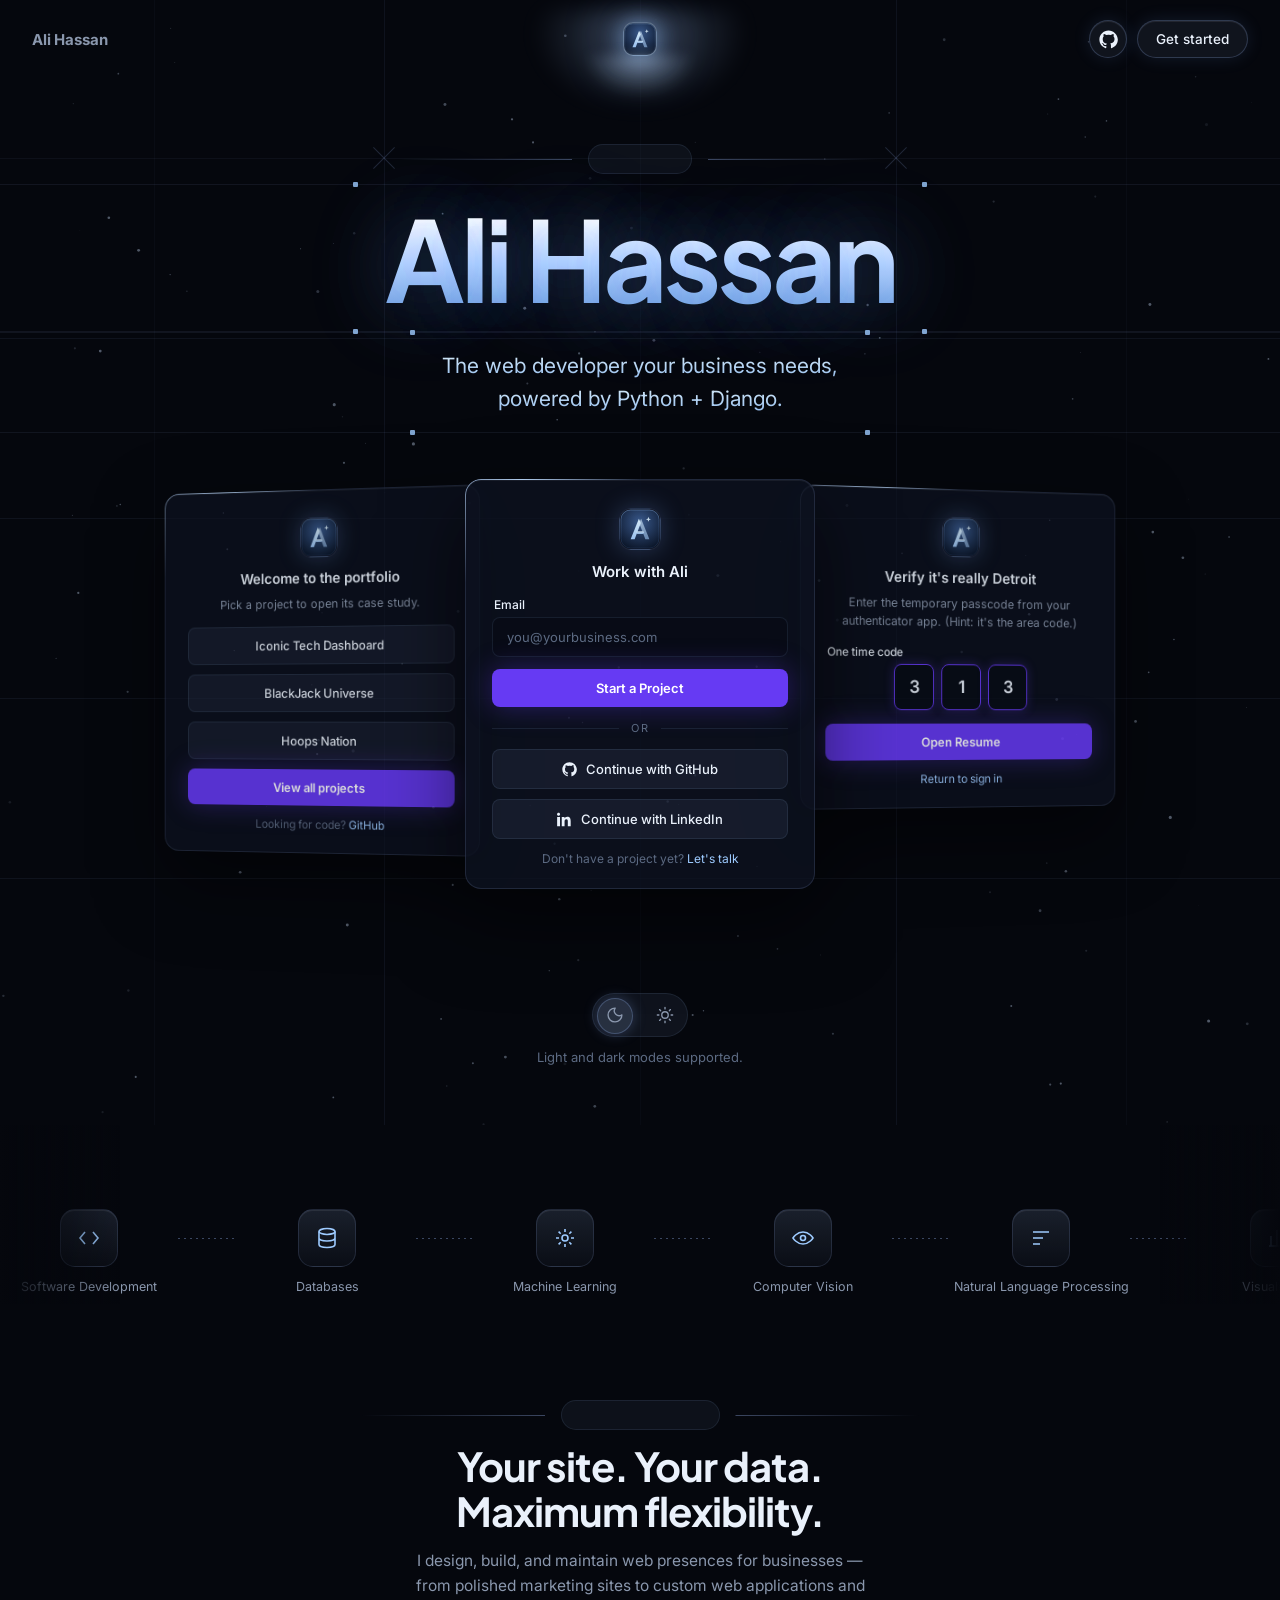
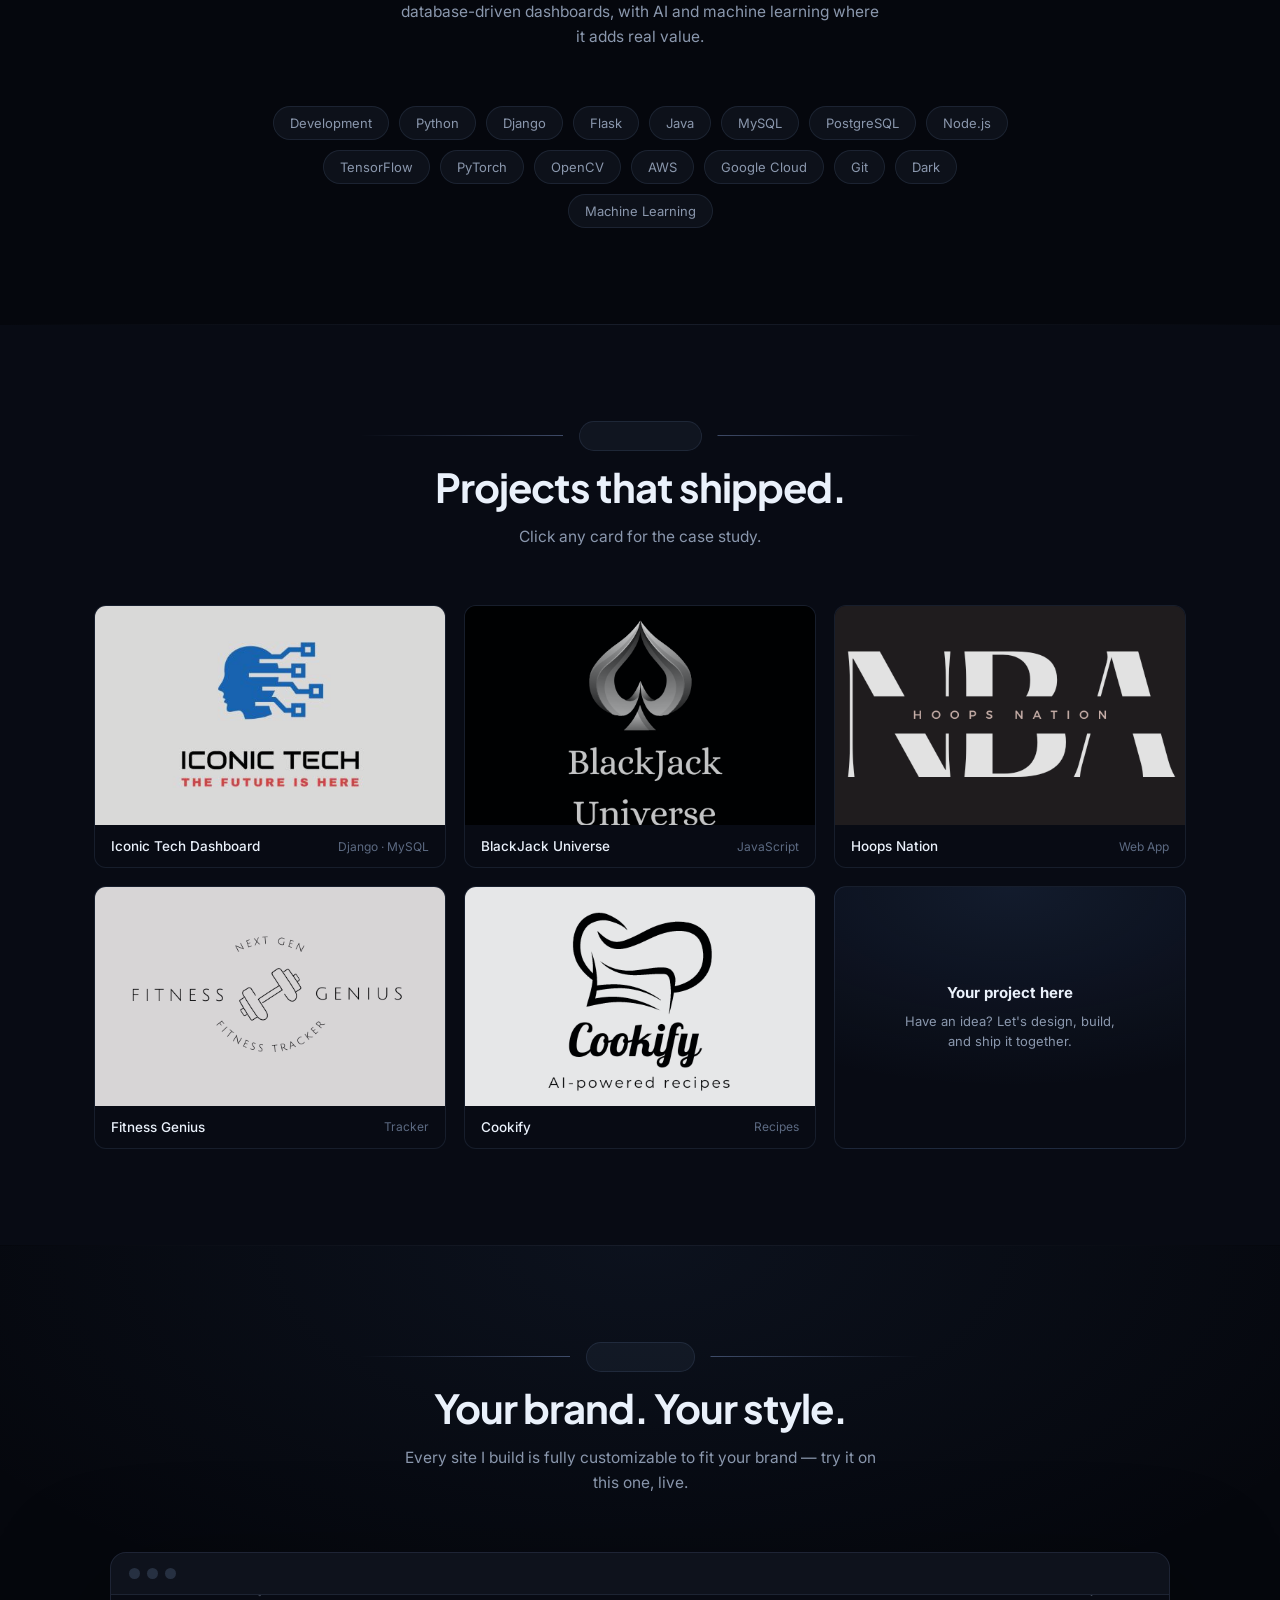
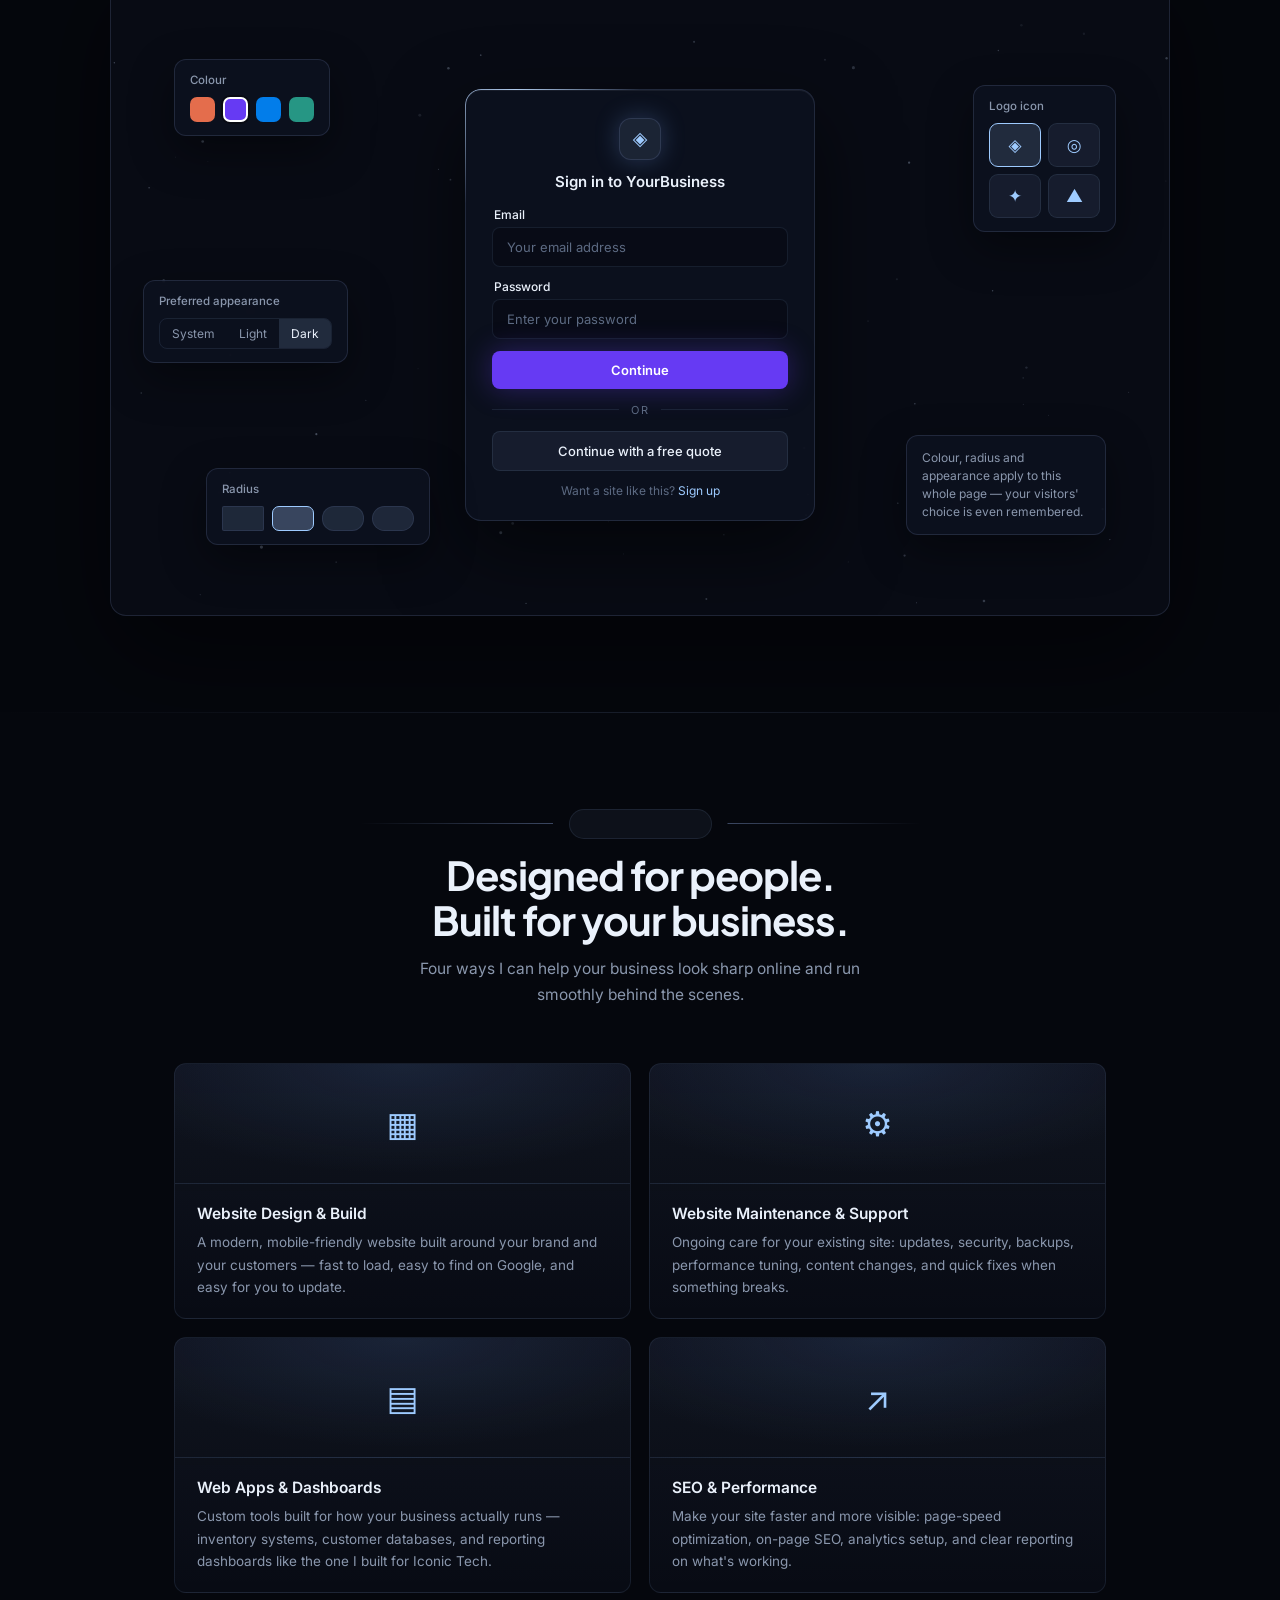
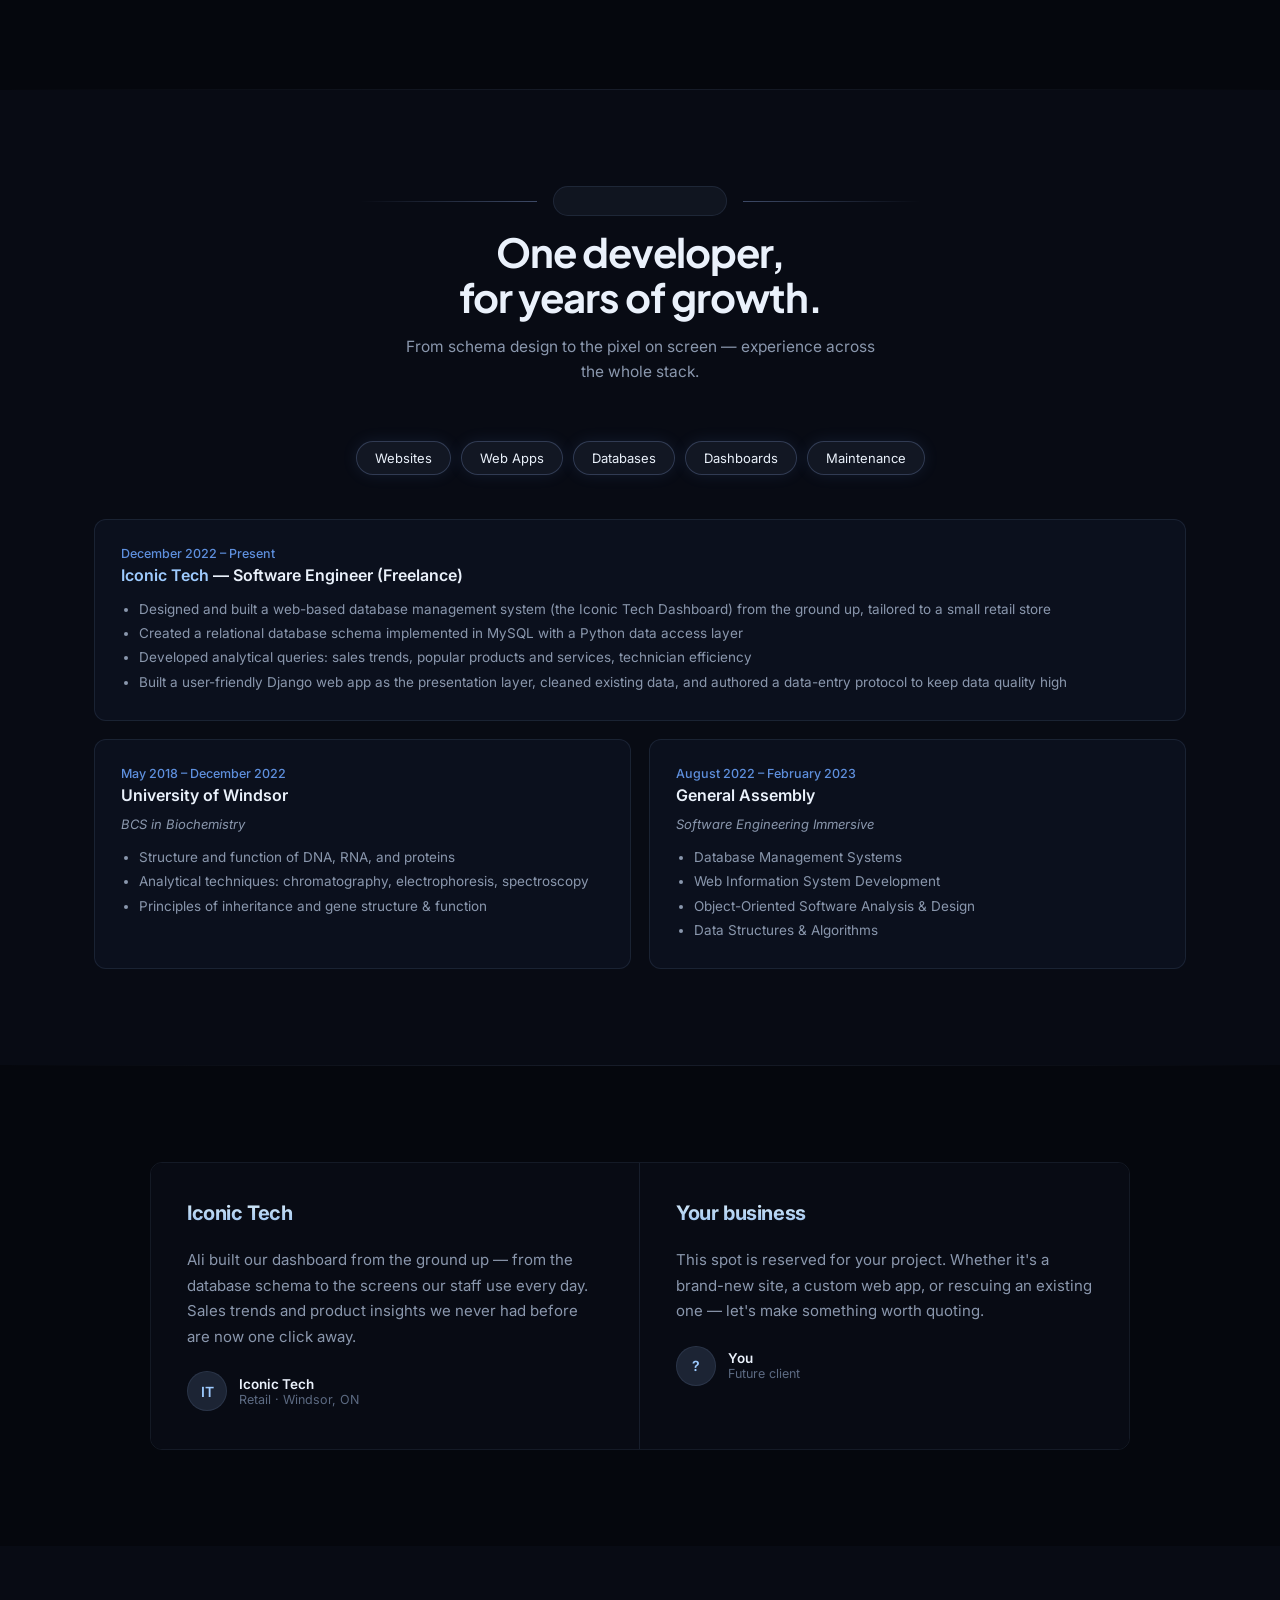
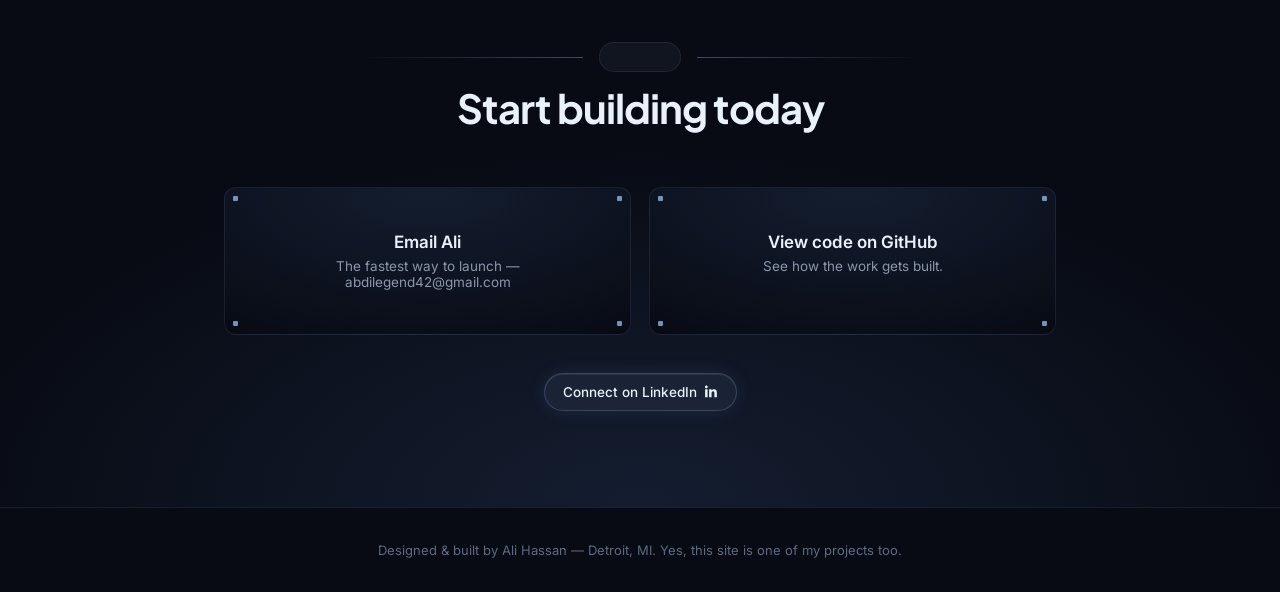
<file: index.html>
<!DOCTYPE html>
<html lang="en">
<head>
  <meta charset="utf-8">
  <meta name="viewport" content="width=device-width, initial-scale=1.0">
  <title>Ali Hassan — Web Developer &amp; Software Engineer</title>
  <meta name="description" content="Ali Hassan is a Detroit-based web developer and software engineer. I design, build, and maintain fast, modern websites and web apps for businesses.">
  <link rel="icon" type="image/png" href="/favicon.png">
  <link rel="preconnect" href="https://fonts.gstatic.com" crossorigin>
  <link href="https://fonts.googleapis.com/css2?family=Inter:wght@300;400;500;600;700;800&family=Plus+Jakarta+Sans:wght@500;600;700;800&display=swap" rel="stylesheet">
  <style>
    @property --sweep { syntax:'<angle>'; initial-value:0deg; inherits:false; }
    :root{
      --bg:#05070d;
      --bg2:#080b14;
      --ink:#eaf1fb;
      --muted:#8a97ad;
      --muted2:#5c6a82;
      --line:rgba(160,190,255,.10);
      --glass:rgba(13,19,33,.78);
      --glass-brd:rgba(160,190,255,.14);
      --accent:#9ecbff;
      --accent2:#5e8fdd;
      --brand:#663AF3;
      --radius:12px;
      --radius-ui:8px;
      --star:#cfe2ff;
      --grad-text:linear-gradient(180deg,#D8ECF8 0%,#98C0EF 100%);
    }
    body.light{
      --bg:#f4f6fb; --bg2:#eaeef7; --ink:#101a2e; --muted:#4d5b74; --muted2:#7b8aa3;
      --line:rgba(30,60,120,.13); --glass:rgba(255,255,255,.8); --glass-brd:rgba(30,60,120,.14);
      --accent:#2f5fb8; --accent2:#3e63dd; --star:#9db8e6;
      --grad-text:linear-gradient(180deg,#1a2845 0%,#3e63b8 100%);
    }
    *{margin:0;padding:0;box-sizing:border-box}
    html{scroll-behavior:smooth}
    body{
      background:var(--bg); color:var(--ink);
      font-family:'Inter',system-ui,sans-serif;
      -webkit-font-smoothing:antialiased;
      overflow-x:hidden;
      transition:background .4s, color .4s;
    }
    a{color:inherit;text-decoration:none}
    .container{max-width:1140px;margin:0 auto;padding:0 24px}
    .grad-text{background:var(--grad-text);-webkit-background-clip:text;background-clip:text;color:transparent}

    /* ===== section header (AuthKit pattern) ===== */
    .section-header{display:flex;flex-direction:column;align-items:center;gap:14px;text-align:center;padding:0 24px;margin-bottom:56px}
    .badge-lines{display:flex;align-items:center;gap:16px;width:100%;max-width:560px}
    .badge-lines::before,.badge-lines::after{content:"";flex:1;height:1px;background:linear-gradient(90deg,transparent,rgba(160,190,255,.35))}
    .badge-lines::after{transform:scaleX(-1)}
    .badge{
      padding:6px 16px;border-radius:999px;font-size:13px;
      border:1px solid var(--line);background:rgba(150,180,230,.06);
      white-space:nowrap;
    }
    .section-title{font-family:'Plus Jakarta Sans',Inter,sans-serif;font-size:clamp(28px,4.4vw,40px);font-weight:700;letter-spacing:-.025em;line-height:1.12}
    .section-title span{display:block}
    .section-desc{color:var(--muted);font-size:15.5px;line-height:1.65;max-width:480px}

    /* ===== glowing button ===== */
    .gbtn{
      position:relative;display:inline-flex;align-items:center;justify-content:center;gap:8px;
      height:38px;padding:0 18px;border-radius:999px;
      font-size:13.5px;font-weight:500;color:var(--ink);cursor:pointer;
      background:rgba(150,180,230,.08);
      border:1px solid rgba(160,190,255,.22);
      box-shadow:0 0 18px rgba(120,170,255,.12), inset 0 1px 0 rgba(255,255,255,.08);
      transition:.25s;
    }
    .gbtn:hover{border-color:rgba(160,190,255,.45);box-shadow:0 0 26px rgba(120,170,255,.25), inset 0 1px 0 rgba(255,255,255,.1)}
    .gbtn.icon-only{width:38px;padding:0}

    /* ===== outline box with corner dots ===== */
    .obox{position:relative;padding:18px 30px}
    .obox::before,.obox::after{content:"";position:absolute;left:-100vw;right:-100vw;height:1px;background:rgba(160,190,255,.08)}
    .obox::before{top:0}
    .obox::after{bottom:0}
    .obox i{position:absolute;width:5px;height:5px;background:#9ecbff;opacity:.8;border-radius:1px;z-index:2}
    .obox i:nth-of-type(1){top:-2px;left:-2px}
    .obox i:nth-of-type(2){top:-2px;right:-2px}
    .obox i:nth-of-type(3){bottom:-2px;left:-2px}
    .obox i:nth-of-type(4){bottom:-2px;right:-2px}

    /* ===================== HERO ===================== */
    .hero{
      position:relative;min-height:100vh;
      display:flex;flex-direction:column;align-items:center;justify-content:flex-start;
      text-align:center;padding:110px 24px 60px;overflow:hidden;
      background:var(--bg);
    }
    #star-canvas{position:absolute;inset:0;width:100%;height:100%;opacity:.5;pointer-events:none}
    /* triple spotlights */
    .spotlights{position:absolute;top:0;left:50%;width:0;height:100%;pointer-events:none}
    .spot{
      position:absolute;top:-10%;left:0;width:520px;height:90%;
      transform:translateX(-50%) rotate(var(--rotate,0deg)) scale(var(--scale,1));
      transform-origin:50% 0%;
      background:conic-gradient(from 180deg at 50% 0%, transparent 42%, rgba(158,203,255,.10) 50%, transparent 58%);
      filter:blur(12px);
      animation:sway var(--duration,6s) ease-in-out infinite alternate;
    }
    @keyframes sway{
      from{transform:translateX(-50%) rotate(calc(var(--rotate) - 3deg)) scale(var(--scale))}
      to{transform:translateX(-50%) rotate(calc(var(--rotate) + 3deg)) scale(var(--scale))}
    }
    /* grid lines */
    .hero-lines{position:absolute;inset:0;pointer-events:none}
    .hline,.vline{position:absolute;background:rgba(140,170,230,.07)}
    .hline{left:0;right:0;height:1px}
    .vline{top:0;bottom:0;width:1px}
    .cross{position:absolute;width:30px;height:30px;pointer-events:none;opacity:.4;z-index:1}
    .cross::before,.cross::after{content:"";position:absolute;left:50%;top:50%;width:100%;height:1px;background:rgba(160,190,255,.45)}
    .cross::before{transform:translate(-50%,-50%) rotate(45deg)}
    .cross::after{transform:translate(-50%,-50%) rotate(-45deg)}

    .hero-topbar{
      position:absolute;top:0;left:0;right:0;z-index:10;
      display:flex;justify-content:space-between;align-items:center;
      padding:20px 32px;
    }
    .hero-topbar .brand{font-weight:700;font-size:15px;letter-spacing:-.01em;color:var(--muted)}
    .hero-topbar .mark{
      position:absolute;left:50%;transform:translateX(-50%);
      width:34px;height:34px;border-radius:10px;
      background:url('assets/img/logo.svg') center/cover;
      border:1px solid rgba(190,220,255,.4);
      box-shadow:0 0 22px rgba(150,195,255,.55), 0 0 60px rgba(120,170,255,.35);
    }
    /* lamp glow: bright source under the mark that the beams emanate from */
    .hero-topbar .mark::after{
      content:"";position:absolute;left:50%;top:100%;transform:translateX(-50%);
      width:160px;height:60px;
      background:radial-gradient(ellipse 50% 100% at 50% 0%, rgba(190,220,255,.45), transparent 70%);
      filter:blur(6px);pointer-events:none;
    }
    .lamp-halo{
      position:absolute;top:10px;left:50%;transform:translateX(-50%);
      width:340px;height:200px;pointer-events:none;z-index:1;
      background:radial-gradient(ellipse 45% 55% at 50% 12%, rgba(170,205,255,.30), transparent 70%);
      filter:blur(10px);
      animation:lampPulse 5s ease-in-out infinite alternate;
    }
    @keyframes lampPulse{from{opacity:.75}to{opacity:1}}
    .hero-topbar .right{display:flex;gap:10px;align-items:center}

    .introducing{margin:34px 0 10px;display:flex;align-items:center;gap:16px;width:min(480px,80vw)}
    .introducing::before,.introducing::after{content:"";flex:1;height:1px;background:linear-gradient(90deg,transparent,rgba(160,190,255,.35))}
    .introducing::after{transform:scaleX(-1)}
    .introducing .badge{animation:fadeDown .9s ease both}

    .hero-title{
      position:relative;
      font-family:'Plus Jakarta Sans',Inter,sans-serif;
      font-size:clamp(58px,10.5vw,112px);
      font-weight:700;letter-spacing:-.035em;line-height:1;
      background:linear-gradient(180deg,#fff 15%,#b9d6ff 55%,#6f9fe0 100%);
      -webkit-background-clip:text;background-clip:text;color:transparent;
      text-shadow:0 0 90px rgba(120,170,255,.28);
      animation:fadeDown .9s .12s ease both;
    }
    body.light .hero-title{background:linear-gradient(180deg,#16233f 20%,#2f5fb8 70%,#4d7fd6 100%);-webkit-background-clip:text;background-clip:text;text-shadow:none}
    /* glint sweep across the name (logo shimmer) */
    .hero-title::after{
      content:attr(data-text);
      position:absolute;inset:0;
      background:linear-gradient(110deg,transparent 42%,rgba(255,255,255,.95) 50%,transparent 58%);
      background-size:280% 100%;
      background-position:120% 0;
      -webkit-background-clip:text;background-clip:text;color:transparent;
      animation:glint 7s ease-in-out infinite;
      animation-delay:1.6s;
      pointer-events:none;
    }
    @keyframes glint{
      0%{background-position:120% 0}
      22%{background-position:-60% 0}
      100%{background-position:-60% 0}
    }
    .hero-headline{animation:fadeDown .9s .25s ease both}
    .hero-headline h2{font-size:clamp(16px,2.2vw,21px);font-weight:400;line-height:1.55}
    @keyframes fadeDown{from{opacity:0;transform:translateY(-16px)}to{opacity:1;transform:none}}
    @keyframes riseIn{from{opacity:0;transform:translateY(70px)}to{opacity:1;transform:none}}

    /* ===== card stage (3D) ===== */
    .card-stage{
      position:relative;width:100%;max-width:1060px;height:470px;
      margin:46px auto 0;perspective:1300px;
      animation:riseIn 1s .4s ease both;
    }
    .card-slot{position:absolute;top:0;left:50%;transition:transform .7s cubic-bezier(.4,.1,.2,1), opacity .7s, z-index 0s .35s}
    .card-slot[data-pos="center"]{transform:translateX(-50%);z-index:3;opacity:1}
    .card-slot[data-pos="left"]{transform:translateX(-146%) translateZ(-60px) rotateY(-10deg);z-index:1;opacity:.85;cursor:pointer}
    .card-slot[data-pos="right"]{transform:translateX(46%) translateZ(-60px) rotateY(10deg);z-index:1;opacity:.85;cursor:pointer}
    .card-slot[data-pos="left"] .authcard,.card-slot[data-pos="right"] .authcard{pointer-events:none}
    .floaty{animation:floaty var(--fd,7s) ease-in-out infinite alternate}
    @keyframes floaty{from{transform:translate(0,0)}to{transform:translate(var(--fx,3px),var(--fy,6px))}}

    .authcard{
      position:relative;width:350px;padding:28px 26px 22px;
      background:var(--glass);
      border:1px solid var(--glass-brd);
      border-radius:16px;
      backdrop-filter:blur(14px);
      box-shadow:0 30px 80px rgba(0,0,0,.55), inset 0 1px 0 rgba(255,255,255,.06);
      text-align:center;
    }
    body.light .authcard{box-shadow:0 30px 80px rgba(40,70,140,.18), inset 0 1px 0 rgba(255,255,255,.6)}
    /* rotating glow sweep on border */
    .authcard::after{
      content:"";position:absolute;inset:-1px;border-radius:inherit;padding:1px;
      background:conic-gradient(from var(--sweep),transparent 0deg,transparent 300deg,rgba(190,220,255,.9) 330deg,transparent 360deg);
      -webkit-mask:linear-gradient(#000 0 0) content-box,linear-gradient(#000 0 0);
      -webkit-mask-composite:xor;mask-composite:exclude;
      animation:sweepAnim 9s linear infinite;
      animation-delay:var(--sd,0s);
      pointer-events:none;
    }
    @keyframes sweepAnim{to{--sweep:360deg}}
    .logo-dot{
      width:42px;height:42px;border-radius:12px;margin:0 auto 12px;
      background:url('assets/img/logo.svg') center/cover;
      border:1px solid var(--glass-brd);
      box-shadow:0 0 24px rgba(120,170,255,.25);
    }
    .authcard h3{font-size:15px;font-weight:600;margin-bottom:16px}
    .authcard .desc{font-size:12.5px;color:var(--muted);margin:-8px 0 14px;line-height:1.55}
    .field-label{display:block;text-align:left;font-size:12px;font-weight:500;margin:0 0 5px 2px}
    .field{
      width:100%;padding:11px 14px;border-radius:var(--radius-ui);
      background:rgba(8,12,22,.8);border:1px solid var(--line);
      color:var(--ink);font-size:13px;text-align:left;margin-bottom:12px;
      display:block;font-family:inherit;outline:none;
      transition:border-color .2s, box-shadow .2s;
    }
    body.light .field{background:rgba(255,255,255,.85)}
    .field::placeholder{color:var(--muted2)}
    .field:focus{border-color:var(--brand);box-shadow:0 0 0 3px color-mix(in srgb,var(--brand) 22%,transparent)}
    .btn{
      display:flex;align-items:center;justify-content:center;gap:9px;
      width:100%;padding:11px 14px;border-radius:var(--radius-ui);
      font-size:13px;font-weight:500;cursor:pointer;transition:.2s;
      border:1px solid var(--line);
      background:rgba(150,180,230,.08);color:var(--ink);
      margin-bottom:10px;font-family:inherit;
    }
    .btn:hover{background:rgba(150,180,230,.15);border-color:rgba(160,190,255,.3)}
    .btn.primary{
      background:var(--brand);color:#fff;border:none;font-weight:600;
      box-shadow:0 0 28px color-mix(in srgb,var(--brand) 35%,transparent);
    }
    .btn.primary:hover{filter:brightness(1.12)}
    .btn svg{width:15px;height:15px;flex-shrink:0}
    .or-row{display:flex;align-items:center;gap:12px;color:var(--muted2);font-size:11px;letter-spacing:.1em;margin:14px 0}
    .or-row::before,.or-row::after{content:"";flex:1;height:1px;background:var(--line)}
    .authcard .foot{font-size:12px;color:var(--muted2);margin-top:12px}
    .authcard .foot a{color:var(--accent)}
    .code-row{display:flex;gap:8px;justify-content:center;margin-bottom:14px}
    .code-box{
      width:44px;height:48px;border-radius:var(--radius-ui);
      background:rgba(8,12,22,.8);border:1px solid var(--line);
      display:flex;align-items:center;justify-content:center;
      font-size:18px;font-weight:600;transition:border-color .2s;
    }
    body.light .code-box{background:rgba(255,255,255,.85)}
    .code-box.fill{border-color:var(--brand);box-shadow:0 0 12px color-mix(in srgb,var(--brand) 30%,transparent)}

    /* ===== light switch ===== */
    .light-switch-wrap{margin-top:44px;display:flex;flex-direction:column;align-items:center;gap:12px;animation:riseIn 1s .6s ease both}
    .light-switch{
      position:relative;width:96px;height:44px;border-radius:999px;cursor:pointer;
      background:rgba(150,180,230,.07);border:1px solid var(--line);
      display:flex;align-items:center;justify-content:space-between;
      padding:0 13px;color:var(--muted);
      transition:.25s;
    }
    .light-switch:hover{border-color:rgba(160,190,255,.3)}
    .light-switch .thumb{
      position:absolute;top:4px;left:4px;width:36px;height:36px;border-radius:50%;
      background:rgba(150,180,230,.18);border:1px solid rgba(160,190,255,.25);
      transition:transform .3s cubic-bezier(.4,.1,.2,1);
      box-shadow:0 0 14px rgba(140,180,255,.25);
    }
    body.light .light-switch .thumb{transform:translateX(52px)}
    .light-switch svg{width:18px;height:18px;z-index:1}
    .light-caption{font-size:13px;color:var(--muted2)}

    /* ===================== features marquee ===================== */
    .features-slider{padding:84px 0 10px;overflow:hidden;position:relative}
    .features-slider::before,.features-slider::after{
      content:"";position:absolute;top:0;bottom:0;width:120px;z-index:2;pointer-events:none;
    }
    .features-slider::before{left:0;background:linear-gradient(90deg,var(--bg),transparent)}
    .features-slider::after{right:0;background:linear-gradient(-90deg,var(--bg),transparent)}
    .features-track{display:flex;width:max-content;animation:marquee 36s linear infinite}
    .features-slider:hover .features-track{animation-play-state:paused}
    @keyframes marquee{to{transform:translateX(-50%)}}
    .feature-item{display:flex;align-items:center}
    .feature-cell{display:flex;flex-direction:column;align-items:center;gap:12px;width:178px}
    .feature-cell .fic{
      width:58px;height:58px;border-radius:15px;
      background:linear-gradient(180deg,rgba(150,180,230,.14),rgba(150,180,230,.04));
      border:1px solid var(--glass-brd);
      display:flex;align-items:center;justify-content:center;color:var(--accent);
      box-shadow:inset 0 1px 0 rgba(255,255,255,.08);
      transition:.3s;
    }
    .feature-cell:hover .fic{
      transform:translateY(-4px);color:var(--ink);
      border-color:color-mix(in srgb,var(--brand) 55%,transparent);
      box-shadow:0 0 28px color-mix(in srgb,var(--brand) 35%,transparent);
    }
    .feature-cell .fic svg{width:24px;height:24px}
    .feature-cell span{font-size:12.5px;color:var(--muted);white-space:nowrap}
    .feature-sep{width:60px;height:1px;margin-top:-26px;background-image:linear-gradient(90deg,rgba(160,190,255,.35) 33%,transparent 0%);background-size:6px 1px}

    /* ===================== sections ===================== */
    section{padding:96px 0;position:relative}
    .page-sep{height:1px;background:linear-gradient(90deg,transparent,rgba(160,190,255,.12),transparent)}

    /* about / meta */
    .about-tags{display:flex;flex-wrap:wrap;justify-content:center;gap:10px;max-width:780px;margin:40px auto 0}
    .tag{padding:8px 16px;border-radius:999px;font-size:13px;color:var(--muted);background:rgba(150,180,230,.06);border:1px solid var(--line);transition:.2s}
    .tag:hover{color:var(--ink);border-color:color-mix(in srgb,var(--brand) 50%,transparent)}

    /* projects */
    .grid{display:grid;grid-template-columns:repeat(3,1fr);gap:18px}
    .proj{position:relative;border-radius:var(--radius);overflow:hidden;border:1px solid var(--line);background:var(--bg2);transition:.25s;display:block}
    .proj:hover{transform:translateY(-4px);border-color:color-mix(in srgb,var(--brand) 50%,transparent);box-shadow:0 20px 50px rgba(0,0,0,.5)}
    .proj img{width:100%;aspect-ratio:16/10;object-fit:cover;display:block;opacity:.9}
    .proj .cap{display:flex;justify-content:space-between;align-items:center;padding:13px 16px;font-size:13.5px;font-weight:500}
    .proj .cap span{color:var(--muted2);font-size:12px;font-weight:400}
    .proj.cta-card{display:flex;align-items:center;justify-content:center;flex-direction:column;gap:10px;min-height:220px;text-align:center;background:radial-gradient(400px 200px at 50% 0%,rgba(94,143,221,.12),transparent),var(--bg2)}
    .proj.cta-card b{font-size:15px}
    .proj.cta-card span{color:var(--muted);font-size:13px;max-width:220px;line-height:1.5}

    /* ===================== customizer (browser frame) ===================== */
    .customui{position:relative;overflow:hidden;background:radial-gradient(800px 400px at 50% 0%,rgba(94,143,221,.08),transparent),var(--bg)}
    .browser{
      position:relative;max-width:1060px;margin:0 auto;border-radius:16px;
      border:1px solid var(--glass-brd);background:var(--bg2);
      box-shadow:0 40px 110px rgba(0,0,0,.5);
      overflow:hidden;
    }
    body.light .browser{box-shadow:0 40px 110px rgba(40,70,140,.16)}
    .browser-header{
      height:42px;border-bottom:1px solid var(--line);
      display:flex;align-items:center;gap:7px;padding:0 18px;
      background:rgba(150,180,230,.04);
    }
    .browser-header b{width:11px;height:11px;border-radius:50%;background:rgba(150,180,230,.18)}
    .browser-content{position:relative;padding:56px 24px;min-height:620px;display:flex;align-items:center;justify-content:center}
    #star-canvas2{position:absolute;inset:0;width:100%;height:100%;opacity:.4;pointer-events:none}
    .ctl{
      position:absolute;z-index:5;
      background:var(--glass);border:1px solid var(--glass-brd);border-radius:12px;
      padding:13px 15px;box-shadow:0 16px 44px rgba(0,0,0,.4);
      backdrop-filter:blur(10px);
    }
    body.light .ctl{box-shadow:0 16px 44px rgba(40,70,140,.14)}
    .ctl h6{font-size:11.5px;font-weight:500;color:var(--muted);margin-bottom:10px;text-align:left}
    .swatches{display:flex;gap:8px}
    .sw{width:25px;height:25px;border-radius:7px;cursor:pointer;border:2px solid transparent;transition:.2s}
    .sw.on{border-color:#fff;box-shadow:0 0 0 2px rgba(0,0,0,.35)}
    .radii{display:flex;gap:8px}
    .rad{width:42px;height:25px;cursor:pointer;background:rgba(150,180,230,.14);border:1px solid var(--line);transition:.2s}
    .rad:hover,.rad.on{background:rgba(150,180,230,.32);border-color:var(--accent)}
    .seg{display:flex;border:1px solid var(--line);border-radius:8px;overflow:hidden}
    .seg button{border:none;background:transparent;color:var(--muted);font-size:12px;padding:7px 12px;cursor:pointer;font-family:inherit;transition:.2s}
    .seg button.on{background:rgba(150,180,230,.16);color:var(--ink)}
    .logo-picker{display:grid;grid-template-columns:1fr 1fr;gap:7px}
    .lp{
      width:52px;height:44px;border-radius:9px;cursor:pointer;
      background:rgba(150,180,230,.08);border:1px solid var(--line);
      display:flex;align-items:center;justify-content:center;
      font-size:17px;color:var(--accent);transition:.2s;
    }
    .lp.on{border-color:var(--accent);background:rgba(150,180,230,.16)}
    /* control positions */
    .ctl-colors{top:64px;left:6%}
    .ctl-appearance{top:46%;left:3%}
    .ctl-radius{bottom:70px;left:9%}
    .ctl-logos{top:90px;right:5%}
    .ctl-info{bottom:80px;right:6%;max-width:200px;font-size:12px;color:var(--muted);text-align:left;line-height:1.5}
    @media(max-width:980px){
      .ctl{position:static;margin:8px}
      .browser-content{flex-direction:column;gap:6px;padding:30px 16px}
      .ctl-info{display:none}
    }

    /* ===================== services (security-card style) ===================== */
    .svc-cards{display:grid;grid-template-columns:repeat(2,1fr);gap:18px;max-width:980px;margin:0 auto;padding:0 24px}
    .svc{
      border:1px solid var(--line);border-radius:var(--radius);
      background:linear-gradient(180deg,rgba(150,180,230,.05),transparent),var(--bg2);
      overflow:hidden;transition:.25s;
    }
    .svc:hover{border-color:color-mix(in srgb,var(--brand) 45%,transparent)}
    .svc .svc-anim{
      height:120px;display:flex;align-items:center;justify-content:center;
      border-bottom:1px solid var(--line);
      background:radial-gradient(300px 110px at 50% 0%,rgba(94,143,221,.13),transparent);
      font-size:34px;color:var(--accent);
    }
    .svc .svc-body{padding:20px 22px}
    .svc h4{font-size:15.5px;font-weight:600;margin-bottom:8px}
    .svc p{font-size:13.5px;color:var(--muted);line-height:1.65}

    /* ===================== complete (experience) ===================== */
    .complete-badges{display:flex;flex-wrap:wrap;justify-content:center;gap:10px;margin:0 auto 44px;max-width:720px;padding:0 24px}
    .complete-badge{
      padding:8px 18px;border-radius:999px;font-size:13px;
      border:1px solid rgba(160,190,255,.22);
      background:rgba(150,180,230,.07);
      box-shadow:0 0 16px rgba(120,170,255,.1);
    }
    .gcard{
      background:var(--glass);border:1px solid var(--line);border-radius:var(--radius);
      padding:26px;transition:.25s;text-align:left;
    }
    .gcard:hover{border-color:color-mix(in srgb,var(--brand) 45%,transparent)}
    .gcard h4{font-size:16px;font-weight:600;margin-bottom:8px}
    .gcard h5{font-size:12.5px;color:var(--accent2);font-weight:500;margin-bottom:4px}
    .gcard em{color:var(--muted);font-size:13px}
    .gcard ul{margin:12px 0 0 18px;color:var(--muted);font-size:13.5px;line-height:1.8}
    .cards2{display:grid;grid-template-columns:repeat(2,1fr);gap:18px}

    /* ===================== testimonials ===================== */
    .testimonials-list{display:grid;grid-template-columns:1fr 1fr;gap:0;max-width:980px;margin:0 auto;border:1px solid var(--line);border-radius:var(--radius);overflow:hidden}
    .testimonial{
      padding:38px 36px;background:var(--bg2);
      display:flex;flex-direction:column;gap:22px;
    }
    .testimonial:first-child{border-right:1px solid var(--line)}
    .testimonial .t-logo{font-size:20px;font-weight:700;letter-spacing:-.02em}
    .testimonial .t-quote{font-size:15px;line-height:1.7;color:var(--muted)}
    .testimonial .t-author{display:flex;align-items:center;gap:12px}
    .testimonial .t-avatar{width:40px;height:40px;border-radius:50%;background:rgba(150,180,230,.15);border:1px solid var(--line);display:flex;align-items:center;justify-content:center;font-weight:600;font-size:14px;color:var(--accent)}
    .testimonial .t-name{font-size:13.5px;font-weight:600}
    .testimonial .t-title{font-size:12.5px;color:var(--muted2)}

    /* ===================== CTA ===================== */
    .cta-boxes{display:grid;grid-template-columns:1fr 1fr;gap:18px;max-width:880px;margin:0 auto 38px;padding:0 24px}
    .cta-box{
      position:relative;border:1px solid var(--line);border-radius:var(--radius);
      padding:44px 32px;text-align:center;overflow:hidden;transition:.25s;
      background:radial-gradient(360px 170px at 50% 0%,rgba(94,143,221,.14),transparent),var(--bg2);
    }
    .cta-box:hover{border-color:color-mix(in srgb,var(--brand) 50%,transparent);transform:translateY(-3px)}
    .cta-box h6{font-size:17px;font-weight:600;margin-bottom:6px}
    .cta-box p{font-size:13.5px;color:var(--muted)}
    .cta-box .dots span{position:absolute;width:5px;height:5px;background:#9ecbff;opacity:.7;border-radius:1px}
    .cta-box .dots span:nth-child(1){top:8px;left:8px}
    .cta-box .dots span:nth-child(2){top:8px;right:8px}
    .cta-box .dots span:nth-child(3){bottom:8px;left:8px}
    .cta-box .dots span:nth-child(4){bottom:8px;right:8px}
    .cta-actions{display:flex;justify-content:center}

    footer{border-top:1px solid var(--line);padding:34px 24px;text-align:center;color:var(--muted2);font-size:13px;background:var(--bg2)}

    .reveal{opacity:0;transform:translateY(28px);transition:opacity .7s ease,transform .7s ease}
    .reveal.in{opacity:1;transform:none}
    .reveal.d1{transition-delay:.12s}
    .reveal.d2{transition-delay:.24s}

    @media(max-width:980px){
      .card-slot[data-pos="left"],.card-slot[data-pos="right"]{display:none}
      .card-stage{height:440px}
      .grid{grid-template-columns:repeat(2,1fr)}
      .testimonials-list{grid-template-columns:1fr}
      .testimonial:first-child{border-right:none;border-bottom:1px solid var(--line)}
    }
    @media(max-width:620px){
      .grid{grid-template-columns:1fr}
      .cards2{grid-template-columns:1fr}
      .svc-cards{grid-template-columns:1fr}
      .cta-boxes{grid-template-columns:1fr}
      .hero-topbar{padding:16px 18px}
      .hero-topbar .brand{display:none}
    }
  </style>
</head>
<body>

  <!-- ===================== HERO ===================== -->
  <div class="hero" id="hero">
    <canvas id="star-canvas"></canvas>
    <div class="spotlights">
      <div class="spot" style="--rotate:20deg;--scale:1;--duration:5s"></div>
      <div class="spot" style="--rotate:0deg;--scale:1.02;--duration:8s"></div>
      <div class="spot" style="--rotate:-20deg;--scale:1;--duration:4s"></div>
    </div>
    <div class="lamp-halo"></div>
    <div class="hero-lines">
      <div class="hline" style="top:14%;opacity:.75"></div>
      <div class="hline" style="top:30%"></div>
      <div class="hline" style="top:46%"></div>
      <div class="hline" style="top:62%"></div>
      <div class="hline" style="top:78%"></div>
      <div class="vline" style="left:12%;opacity:.5"></div>
      <div class="vline" style="left:30%"></div>
      <div class="vline" style="left:50%;opacity:.4"></div>
      <div class="vline" style="left:70%"></div>
      <div class="vline" style="left:88%;opacity:.5"></div>
      <div class="cross" style="top:calc(14% - 15px);left:calc(30% - 15px)"></div>
      <div class="cross" style="top:calc(14% - 15px);left:calc(70% - 15px)"></div>
    </div>

    <header class="hero-topbar">
      <span class="brand">Ali Hassan</span>
      <span class="mark" aria-hidden="true"></span>
      <div class="right">
        <a class="gbtn icon-only" href="https://github.com/Alibedel" target="_blank" rel="noopener" aria-label="GitHub">
          <svg width="19" height="19" viewBox="0 0 24 24" fill="currentColor"><path d="M12 .5C5.7.5.5 5.7.5 12c0 5.1 3.3 9.4 7.9 10.9.6.1.8-.2.8-.6v-2c-3.2.7-3.9-1.5-3.9-1.5-.5-1.3-1.3-1.7-1.3-1.7-1-.7.1-.7.1-.7 1.2.1 1.8 1.2 1.8 1.2 1 1.8 2.7 1.3 3.4 1 .1-.8.4-1.3.7-1.6-2.6-.3-5.3-1.3-5.3-5.7 0-1.3.4-2.3 1.2-3.1-.1-.3-.5-1.5.1-3.1 0 0 1-.3 3.2 1.2a11 11 0 015.8 0C17.3 4.7 18.3 5 18.3 5c.6 1.6.2 2.8.1 3.1.7.8 1.2 1.8 1.2 3.1 0 4.4-2.7 5.4-5.3 5.7.4.4.8 1.1.8 2.2v3.2c0 .4.2.7.8.6 4.6-1.5 7.9-5.8 7.9-10.9C23.5 5.7 18.3.5 12 .5z"/></svg>
        </a>
        <a class="gbtn" href="#contacts">Get started</a>
      </div>
    </header>

    <div class="introducing"><span class="badge grad-text">Introducing</span></div>

    <div class="obox">
      <i></i><i></i><i></i><i></i>
      <h1 class="hero-title" data-text="Ali Hassan">Ali Hassan</h1>
    </div>
    <div class="obox hero-headline">
      <i></i><i></i><i></i><i></i>
      <h2><span class="grad-text">The web developer your business needs,</span><br><span class="grad-text">powered by Python + Django.</span></h2>
    </div>

    <div class="card-stage" id="stage">
      <!-- left: projects -->
      <div class="card-slot" data-pos="left">
        <div class="floaty" style="--fd:6.5s;--fx:4px;--fy:7px">
          <div class="authcard" style="--sd:3s">
            <div class="card-body">
              <div class="logo-dot"></div>
              <h3>Welcome to the portfolio</h3>
              <p class="desc">Pick a project to open its case study.</p>
              <a class="btn" href="projects/iconictech.html">Iconic Tech Dashboard</a>
              <a class="btn" href="projects/blackJackUniverse.html">BlackJack Universe</a>
              <a class="btn" href="projects/hoopsNations.html">Hoops Nation</a>
              <a class="btn primary" href="#portfolio">View all projects</a>
              <div class="foot">Looking for code? <a href="https://github.com/Alibedel" target="_blank" rel="noopener">GitHub</a></div>
            </div>
          </div>
        </div>
      </div>

      <!-- center: contact -->
      <div class="card-slot" data-pos="center">
        <div class="floaty" style="--fd:8s;--fx:-3px;--fy:5px">
          <div class="authcard" style="--sd:0s">
            <div class="card-body">
              <div class="logo-dot"></div>
              <h3>Work with Ali</h3>
              <span class="field-label">Email</span>
              <input class="field" id="visitor-email" type="email" placeholder="" autocomplete="email">
              <button class="btn primary" id="start-btn">Start a Project</button>
              <div class="or-row">OR</div>
              <a class="btn" href="https://github.com/Alibedel" target="_blank" rel="noopener">
                <svg viewBox="0 0 24 24" fill="currentColor"><path d="M12 .5C5.7.5.5 5.7.5 12c0 5.1 3.3 9.4 7.9 10.9.6.1.8-.2.8-.6v-2c-3.2.7-3.9-1.5-3.9-1.5-.5-1.3-1.3-1.7-1.3-1.7-1-.7.1-.7.1-.7 1.2.1 1.8 1.2 1.8 1.2 1 1.8 2.7 1.3 3.4 1 .1-.8.4-1.3.7-1.6-2.6-.3-5.3-1.3-5.3-5.7 0-1.3.4-2.3 1.2-3.1-.1-.3-.5-1.5.1-3.1 0 0 1-.3 3.2 1.2a11 11 0 015.8 0C17.3 4.7 18.3 5 18.3 5c.6 1.6.2 2.8.1 3.1.7.8 1.2 1.8 1.2 3.1 0 4.4-2.7 5.4-5.3 5.7.4.4.8 1.1.8 2.2v3.2c0 .4.2.7.8.6 4.6-1.5 7.9-5.8 7.9-10.9C23.5 5.7 18.3.5 12 .5z"/></svg>
                Continue with GitHub
              </a>
              <a class="btn" href="https://www.linkedin.com/in/ali-hassan-009813263/" target="_blank" rel="noopener">
                <svg viewBox="0 0 24 24" fill="currentColor"><path d="M4.98 3.5C4.98 4.88 3.87 6 2.5 6S0 4.88 0 3.5 1.12 1 2.5 1s2.48 1.12 2.48 2.5zM.2 8h4.6v14.8H.2V8zm7.4 0h4.4v2h.1c.6-1.1 2.1-2.3 4.3-2.3 4.6 0 5.5 3 5.5 7v8.1h-4.6v-7.2c0-1.7 0-3.9-2.4-3.9s-2.8 1.9-2.8 3.8v7.3H7.6V8z"/></svg>
                Continue with LinkedIn
              </a>
              <div class="foot">Don't have a project yet? <a href="#services">Let's talk</a></div>
            </div>
          </div>
        </div>
      </div>

      <!-- right: passcode / resume -->
      <div class="card-slot" data-pos="right">
        <div class="floaty" style="--fd:7.5s;--fx:5px;--fy:-5px">
          <div class="authcard" style="--sd:5s">
            <div class="card-body">
              <div class="logo-dot"></div>
              <h3>Verify it's really Detroit</h3>
              <p class="desc">Enter the temporary passcode from your authenticator app. (Hint: it's the area code.)</p>
              <span class="field-label">One time code</span>
              <div class="code-row" id="code-row">
                <div class="code-box"></div><div class="code-box"></div><div class="code-box"></div>
              </div>
              <a class="btn primary" href="https://docs.google.com/document/d/1P2E6kSkN2MoJBh04_WtSb4Br6x7WhR8anHYBOTL9OX8/edit?usp=sharing" target="_blank" rel="noopener">Open Resume</a>
              <div class="foot"><a href="#contacts">Return to sign in</a></div>
            </div>
          </div>
        </div>
      </div>
    </div>

    <div class="light-switch-wrap">
      <button class="light-switch" id="light-switch" role="switch" aria-checked="false" aria-label="Toggle light mode">
        <span class="thumb"></span>
        <svg viewBox="0 0 20 20" fill="none"><path stroke="currentColor" stroke-linecap="round" stroke-linejoin="round" stroke-width="1.5" d="M17.7 9.8a5.4 5.4 0 0 1-7.5-7.5 7.7 7.7 0 1 0 7.5 7.5Z"/></svg>
        <svg viewBox="0 0 20 20" fill="none"><circle cx="10" cy="10" r="3.6" stroke="currentColor" stroke-width="1.5"/><path stroke="currentColor" stroke-width="1.5" stroke-linecap="round" d="M10 1.5v1.7M10 16.8v1.7M1.5 10h1.7M16.8 10h1.7M4 4l1.2 1.2M14.8 14.8 16 16M16 4l-1.2 1.2M5.2 14.8 4 16"/></svg>
      </button>
      <p class="light-caption">Light and dark modes supported.</p>
    </div>
  </div>

  <!-- ===================== features marquee ===================== -->
  <div class="features-slider reveal">
    <div class="features-track" id="features-track">
      <!-- duplicated in JS for seamless loop -->
      <div class="feature-item"><div class="feature-cell"><div class="fic"><svg viewBox="0 0 24 24" fill="none" stroke="currentColor" stroke-width="1.6"><path d="M8 6l-5 6 5 6M16 6l5 6-5 6"/></svg></div><span>Software Development</span></div><span class="feature-sep"></span></div>
      <div class="feature-item"><div class="feature-cell"><div class="fic"><svg viewBox="0 0 24 24" fill="none" stroke="currentColor" stroke-width="1.6"><ellipse cx="12" cy="5.5" rx="8" ry="3"/><path d="M4 5.5v13c0 1.7 3.6 3 8 3s8-1.3 8-3v-13M4 12c0 1.7 3.6 3 8 3s8-1.3 8-3"/></svg></div><span>Databases</span></div><span class="feature-sep"></span></div>
      <div class="feature-item"><div class="feature-cell"><div class="fic"><svg viewBox="0 0 24 24" fill="none" stroke="currentColor" stroke-width="1.6"><circle cx="12" cy="12" r="3"/><path d="M12 3v3M12 18v3M3 12h3M18 12h3M5.6 5.6l2.1 2.1M16.3 16.3l2.1 2.1M18.4 5.6l-2.1 2.1M7.7 16.3l-2.1 2.1"/></svg></div><span>Machine Learning</span></div><span class="feature-sep"></span></div>
      <div class="feature-item"><div class="feature-cell"><div class="fic"><svg viewBox="0 0 24 24" fill="none" stroke="currentColor" stroke-width="1.6"><path d="M2 12s3.5-6 10-6 10 6 10 6-3.5 6-10 6-10-6-10-6z"/><circle cx="12" cy="12" r="2.5"/></svg></div><span>Computer Vision</span></div><span class="feature-sep"></span></div>
      <div class="feature-item"><div class="feature-cell"><div class="fic"><svg viewBox="0 0 24 24" fill="none" stroke="currentColor" stroke-width="1.6"><path d="M4 6h16M4 12h10M4 18h7"/></svg></div><span>Natural Language Processing</span></div><span class="feature-sep"></span></div>
      <div class="feature-item"><div class="feature-cell"><div class="fic"><svg viewBox="0 0 24 24" fill="none" stroke="currentColor" stroke-width="1.6"><path d="M4 20V10M10 20V4M16 20v-8M22 20H2"/></svg></div><span>Visualization</span></div><span class="feature-sep"></span></div>
      <div class="feature-item"><div class="feature-cell"><div class="fic"><svg viewBox="0 0 24 24" fill="none" stroke="currentColor" stroke-width="1.6"><rect x="3" y="4" width="18" height="14" rx="2"/><path d="M3 9h18M8 21h8"/></svg></div><span>Web Apps &amp; Dashboards</span></div><span class="feature-sep"></span></div>
      <div class="feature-item"><div class="feature-cell"><div class="fic"><svg viewBox="0 0 24 24" fill="none" stroke="currentColor" stroke-width="1.6"><path d="M3 17l6-6 4 4 8-8M15 7h6v6"/></svg></div><span>SEO &amp; Performance</span></div><span class="feature-sep"></span></div>
    </div>
  </div>

  <!-- ===================== about (Your users. Your data.) ===================== -->
  <section id="about">
    <div class="section-header reveal">
      <div class="badge-lines"><span class="badge grad-text">Full-stack by design</span></div>
      <h3 class="section-title"><span>Your&nbsp;site. Your&nbsp;data.</span><span>Maximum flexibility.</span></h3>
      <p class="section-desc">I design, build, and maintain web presences for businesses — from polished marketing sites to custom web applications and database-driven dashboards, with AI and machine learning where it adds real value.</p>
    </div>
    <div class="about-tags reveal">
      <span class="tag">Development</span><span class="tag">Python</span><span class="tag">Django</span>
      <span class="tag">Flask</span><span class="tag">Java</span><span class="tag">MySQL</span>
      <span class="tag">PostgreSQL</span><span class="tag">Node.js</span><span class="tag">TensorFlow</span>
      <span class="tag">PyTorch</span><span class="tag">OpenCV</span><span class="tag">AWS</span>
      <span class="tag">Google Cloud</span><span class="tag">Git</span><span class="tag">Dark</span>
      <span class="tag">Machine Learning</span>
    </div>
  </section>

  <div class="page-sep"></div>

  <!-- ===================== projects ===================== -->
  <section id="portfolio" style="background:var(--bg2)">
    <div class="section-header reveal">
      <div class="badge-lines"><span class="badge grad-text">Selected work</span></div>
      <h3 class="section-title"><span>Projects that shipped.</span></h3>
      <p class="section-desc">Click any card for the case study.</p>
    </div>
    <div class="container">
      <div class="grid">
        <a class="proj reveal" href="projects/iconictech.html">
          <img src="assets/img/project/iconictech.jpg" alt="Iconic Tech Dashboard" loading="lazy">
          <div class="cap">Iconic Tech Dashboard <span>Django · MySQL</span></div>
        </a>
        <a class="proj reveal d1" href="projects/blackJackUniverse.html">
          <img src="assets/img/project/blackJackUniverse.png" alt="BlackJack Universe" loading="lazy">
          <div class="cap">BlackJack Universe <span>JavaScript</span></div>
        </a>
        <a class="proj reveal d2" href="projects/hoopsNations.html">
          <img src="assets/img/project/hoopsNations.png" alt="Hoops Nation" loading="lazy">
          <div class="cap">Hoops Nation <span>Web App</span></div>
        </a>
        <a class="proj reveal" href="projects/fitGenius.html">
          <img src="assets/img/project/fitGenius.png" alt="Fitness Genius" loading="lazy">
          <div class="cap">Fitness Genius <span>Tracker</span></div>
        </a>
        <a class="proj reveal d1" href="projects/Cookify.html">
          <img src="assets/img/project/Cookify.png" alt="Cookify" loading="lazy">
          <div class="cap">Cookify <span>Recipes</span></div>
        </a>
        <a class="proj cta-card reveal d2" href="#contacts">
          <b>Your project here</b>
          <span>Have an idea? Let's design, build, and ship it together.</span>
        </a>
      </div>
    </div>
  </section>

  <div class="page-sep"></div>

  <!-- ===================== customizer ===================== -->
  <section class="customui" id="customize">
    <div class="section-header reveal">
      <div class="badge-lines"><span class="badge grad-text">Shine bright</span></div>
      <h3 class="section-title"><span>Your&nbsp;brand. Your&nbsp;style.</span></h3>
      <p class="section-desc">Every site I build is fully customizable to fit your brand — try it on this one, live.</p>
    </div>

    <div class="container reveal">
      <div class="browser">
        <div class="browser-header"><b></b><b></b><b></b></div>
        <div class="browser-content">
          <canvas id="star-canvas2"></canvas>

          <div class="ctl ctl-colors">
            <h6>Colour</h6>
            <div class="swatches" id="swatches">
              <div class="sw" data-c="#E46D4C" style="background:#E46D4C"></div>
              <div class="sw on" data-c="#663AF3" style="background:#663AF3"></div>
              <div class="sw" data-c="#027DEA" style="background:#027DEA"></div>
              <div class="sw" data-c="#269684" style="background:#269684"></div>
            </div>
          </div>

          <div class="ctl ctl-appearance">
            <h6>Preferred appearance</h6>
            <div class="seg" id="appearance">
              <button data-mode="system">System</button>
              <button data-mode="light">Light</button>
              <button data-mode="dark" class="on">Dark</button>
            </div>
          </div>

          <div class="ctl ctl-radius">
            <h6>Radius</h6>
            <div class="radii" id="radii">
              <div class="rad" data-r="4" style="border-radius:2px" title="Sharp"></div>
              <div class="rad on" data-r="12" style="border-radius:7px" title="Default"></div>
              <div class="rad" data-r="22" style="border-radius:12px" title="Round"></div>
              <div class="rad" data-r="32" style="border-radius:999px" title="Pill"></div>
            </div>
          </div>

          <div class="ctl ctl-logos">
            <h6>Logo icon</h6>
            <div class="logo-picker" id="logo-picker">
              <div class="lp on" data-l="◈">◈</div>
              <div class="lp" data-l="◎">◎</div>
              <div class="lp" data-l="✦">✦</div>
              <div class="lp" data-l="▲">▲</div>
            </div>
          </div>

          <div class="ctl ctl-info">
            Colour, radius and appearance apply to this whole page — your visitors' choice is even remembered.
          </div>

          <!-- preview card -->
          <div class="authcard" id="preview-card" style="--sd:2s">
            <div class="logo-dot" id="preview-logo" style="background:rgba(150,180,230,.12);display:flex;align-items:center;justify-content:center;font-size:19px;color:var(--accent)">◈</div>
            <h3>Sign in to YourBusiness</h3>
            <span class="field-label">Email</span>
            <input class="field" type="email" placeholder="Your email address">
            <span class="field-label">Password</span>
            <input class="field" type="password" placeholder="Enter your password">
            <button class="btn primary" onclick="document.getElementById('contacts').scrollIntoView({behavior:'smooth'})">Continue</button>
            <div class="or-row">OR</div>
            <a class="btn" href="#contacts">Continue with a free quote</a>
            <div class="foot">Want a site like this? <a href="mailto:abdilegend42@gmail.com">Sign up</a></div>
          </div>
        </div>
      </div>
    </div>
  </section>

  <div class="page-sep"></div>

  <!-- ===================== services ===================== -->
  <section id="services">
    <div class="section-header reveal">
      <div class="badge-lines"><span class="badge grad-text">Built for business</span></div>
      <h3 class="section-title"><span>Designed for people.</span><span>Built for your business.</span></h3>
      <p class="section-desc">Four ways I can help your business look sharp online and run smoothly behind the scenes.</p>
    </div>
    <div class="svc-cards">
      <div class="svc reveal">
        <div class="svc-anim">▦</div>
        <div class="svc-body">
          <h4>Website Design &amp; Build</h4>
          <p>A modern, mobile-friendly website built around your brand and your customers — fast to load, easy to find on Google, and easy for you to update.</p>
        </div>
      </div>
      <div class="svc reveal d1">
        <div class="svc-anim">⚙</div>
        <div class="svc-body">
          <h4>Website Maintenance &amp; Support</h4>
          <p>Ongoing care for your existing site: updates, security, backups, performance tuning, content changes, and quick fixes when something breaks.</p>
        </div>
      </div>
      <div class="svc reveal">
        <div class="svc-anim">▤</div>
        <div class="svc-body">
          <h4>Web Apps &amp; Dashboards</h4>
          <p>Custom tools built for how your business actually runs — inventory systems, customer databases, and reporting dashboards like the one I built for Iconic Tech.</p>
        </div>
      </div>
      <div class="svc reveal d1">
        <div class="svc-anim">↗</div>
        <div class="svc-body">
          <h4>SEO &amp; Performance</h4>
          <p>Make your site faster and more visible: page-speed optimization, on-page SEO, analytics setup, and clear reporting on what's working.</p>
        </div>
      </div>
    </div>
  </section>

  <div class="page-sep"></div>

  <!-- ===================== experience + education ===================== -->
  <section id="experience" style="background:var(--bg2)">
    <div class="section-header reveal">
      <div class="badge-lines"><span class="badge grad-text">Future-proof your app</span></div>
      <h3 class="section-title"><span>One developer,</span><span>for years of growth.</span></h3>
      <p class="section-desc">From schema design to the pixel on screen — experience across the whole stack.</p>
    </div>
    <div class="complete-badges reveal">
      <span class="complete-badge">Websites</span>
      <span class="complete-badge">Web Apps</span>
      <span class="complete-badge">Databases</span>
      <span class="complete-badge">Dashboards</span>
      <span class="complete-badge">Maintenance</span>
    </div>
    <div class="container">
      <div class="gcard reveal">
        <h5>December 2022 – Present</h5>
        <h4><a href="https://www.iconictech.ca/" target="_blank" rel="noopener" style="color:var(--accent)">Iconic Tech</a> — Software Engineer (Freelance)</h4>
        <ul>
          <li>Designed and built a web-based database management system (the Iconic Tech Dashboard) from the ground up, tailored to a small retail store</li>
          <li>Created a relational database schema implemented in MySQL with a Python data access layer</li>
          <li>Developed analytical queries: sales trends, popular products and services, technician efficiency</li>
          <li>Built a user-friendly Django web app as the presentation layer, cleaned existing data, and authored a data-entry protocol to keep data quality high</li>
        </ul>
      </div>
      <div style="height:18px"></div>
      <div class="cards2">
        <div class="gcard reveal">
          <h5>May 2018 – December 2022</h5>
          <h4>University of Windsor</h4>
          <em>BCS in Biochemistry</em>
          <ul>
            <li>Structure and function of DNA, RNA, and proteins</li>
            <li>Analytical techniques: chromatography, electrophoresis, spectroscopy</li>
            <li>Principles of inheritance and gene structure &amp; function</li>
          </ul>
        </div>
        <div class="gcard reveal d1">
          <h5>August 2022 – February 2023</h5>
          <h4>General Assembly</h4>
          <em>Software Engineering Immersive</em>
          <ul>
            <li>Database Management Systems</li>
            <li>Web Information System Development</li>
            <li>Object-Oriented Software Analysis &amp; Design</li>
            <li>Data Structures &amp; Algorithms</li>
          </ul>
        </div>
      </div>
    </div>
  </section>

  <div class="page-sep"></div>

  <!-- ===================== testimonials ===================== -->
  <section id="testimonials">
    <div class="container">
      <div class="testimonials-list reveal">
        <div class="testimonial">
          <div class="t-logo grad-text">Iconic Tech</div>
          <div class="t-quote">Ali built our dashboard from the ground up — from the database schema to the screens our staff use every day. Sales trends and product insights we never had before are now one click away.</div>
          <div class="t-author">
            <div class="t-avatar">IT</div>
            <div>
              <div class="t-name">Iconic Tech</div>
              <div class="t-title">Retail · Windsor, ON</div>
            </div>
          </div>
        </div>
        <div class="testimonial">
          <div class="t-logo grad-text">Your business</div>
          <div class="t-quote">This spot is reserved for your project. Whether it's a brand-new site, a custom web app, or rescuing an existing one — let's make something worth quoting.</div>
          <div class="t-author">
            <div class="t-avatar">?</div>
            <div>
              <div class="t-name">You</div>
              <div class="t-title">Future client</div>
            </div>
          </div>
        </div>
      </div>
    </div>
  </section>

  <!-- ===================== CTA ===================== -->
  <section id="contacts" style="background:radial-gradient(700px 360px at 50% 100%,rgba(94,143,221,.14),transparent),var(--bg2)">
    <div class="section-header reveal">
      <div class="badge-lines"><span class="badge grad-text">Contact</span></div>
      <h3 class="section-title"><span>Start building today</span></h3>
    </div>
    <div class="cta-boxes reveal">
      <a class="cta-box" href="mailto:abdilegend42@gmail.com">
        <span class="dots"><span></span><span></span><span></span><span></span></span>
        <h6>Email Ali</h6>
        <p>The fastest way to launch — abdilegend42@gmail.com</p>
      </a>
      <a class="cta-box" href="https://github.com/Alibedel" target="_blank" rel="noopener">
        <span class="dots"><span></span><span></span><span></span><span></span></span>
        <h6>View code on GitHub</h6>
        <p>See how the work gets built.</p>
      </a>
    </div>
    <div class="cta-actions reveal">
      <a class="gbtn" href="https://www.linkedin.com/in/ali-hassan-009813263/" target="_blank" rel="noopener">Connect on LinkedIn
        <svg width="13" height="13" viewBox="0 0 24 24" fill="currentColor"><path d="M4.98 3.5C4.98 4.88 3.87 6 2.5 6S0 4.88 0 3.5 1.12 1 2.5 1s2.48 1.12 2.48 2.5zM.2 8h4.6v14.8H.2V8zm7.4 0h4.4v2h.1c.6-1.1 2.1-2.3 4.3-2.3 4.6 0 5.5 3 5.5 7v8.1h-4.6v-7.2c0-1.7 0-3.9-2.4-3.9s-2.8 1.9-2.8 3.8v7.3H7.6V8z"/></svg>
      </a>
    </div>
  </section>

  <footer>Designed &amp; built by Ali Hassan — Detroit, MI. Yes, this site is one of my projects too.</footer>

  <script>
  (function(){
    /* ===== starfield canvases ===== */
    function starfield(canvas){
      if (!canvas) return;
      const ctx = canvas.getContext('2d');
      let stars = [];
      function resize(){
        canvas.width = canvas.offsetWidth;
        canvas.height = canvas.offsetHeight;
        stars = Array.from({length: Math.floor(canvas.width * canvas.height / 9000)}, () => ({
          x: Math.random()*canvas.width, y: Math.random()*canvas.height,
          r: Math.random()*1.3 + .3, p: Math.random()*Math.PI*2, s: Math.random()*.025 + .008
        }));
      }
      resize();
      window.addEventListener('resize', resize);
      (function draw(){
        ctx.clearRect(0,0,canvas.width,canvas.height);
        const light = document.body.classList.contains('light');
        for (const st of stars){
          st.p += st.s;
          ctx.globalAlpha = .15 + Math.abs(Math.sin(st.p)) * .6;
          ctx.fillStyle = light ? '#7c98c8' : '#cfe2ff';
          ctx.beginPath(); ctx.arc(st.x, st.y, st.r, 0, 7); ctx.fill();
        }
        requestAnimationFrame(draw);
      })();
    }
    starfield(document.getElementById('star-canvas'));
    starfield(document.getElementById('star-canvas2'));

    /* ===== mouse parallax on hero ===== */
    const hero = document.getElementById('hero');
    const stage = document.getElementById('stage');
    hero.addEventListener('mousemove', e => {
      const r = hero.getBoundingClientRect();
      const dx = (e.clientX - r.left)/r.width - .5;
      const dy = (e.clientY - r.top)/r.height - .5;
      stage.style.transform = `translate(${dx*-12}px, ${dy*-7}px)`;
    });
    hero.addEventListener('mouseleave', () => stage.style.transform = '');

    /* ===== card carousel (click side card to center) ===== */
    const slots = [...stage.querySelectorAll('.card-slot')];
    let rotateTimer;
    function bringCenter(slot){
      const cur = slots.find(s => s.dataset.pos === 'center');
      if (slot === cur) return;
      const p = slot.dataset.pos;
      slot.dataset.pos = 'center';
      cur.dataset.pos = p;
    }
    slots.forEach(s => s.addEventListener('click', () => {
      if (s.dataset.pos !== 'center'){ bringCenter(s); restartAuto(); }
    }));
    function rotate(){
      const m = {left:'center', center:'right', right:'left'};
      slots.forEach(s => s.dataset.pos = m[s.dataset.pos]);
    }
    function restartAuto(){ clearInterval(rotateTimer); rotateTimer = setInterval(rotate, 8000); }
    stage.addEventListener('mouseenter', () => clearInterval(rotateTimer));
    stage.addEventListener('mouseleave', restartAuto);
    restartAuto();

    /* ===== typing animation ===== */
    const emailInput = document.getElementById('visitor-email');
    const demo = 'you@yourbusiness.com';
    let ti = 0, typing = true, userTyped = false;
    emailInput.addEventListener('input', () => userTyped = true);
    setInterval(() => {
      if (userTyped || document.activeElement === emailInput) return;
      if (typing){ ti++; if (ti > demo.length + 14) typing = false; }
      else { ti -= 2; if (ti <= 0){ ti = 0; typing = true; } }
      emailInput.placeholder = demo.slice(0, Math.min(ti, demo.length));
    }, 110);
    document.getElementById('start-btn').addEventListener('click', () => {
      const v = emailInput.value.trim();
      const body = v ? encodeURIComponent(`Hi Ali, reach me at ${v} — I'd like to talk about a project.`) : '';
      location.href = 'mailto:abdilegend42@gmail.com?subject=' + encodeURIComponent('New project inquiry') + (body ? '&body=' + body : '');
    });

    /* ===== passcode 313 ===== */
    const boxes = [...document.querySelectorAll('#code-row .code-box')];
    const code = ['3','1','3'];
    let step = 0;
    setInterval(() => {
      if (step < 3){ boxes[step].textContent = code[step]; boxes[step].classList.add('fill'); step++; }
      else if (step === 6){ boxes.forEach(b => {b.textContent=''; b.classList.remove('fill');}); step = 0; }
      else step++;
    }, 700);

    /* ===== marquee: duplicate content for seamless loop ===== */
    const track = document.getElementById('features-track');
    track.innerHTML += track.innerHTML;

    /* ===== theme: light switch + appearance ===== */
    const lightSwitch = document.getElementById('light-switch');
    const appearance = document.getElementById('appearance');
    const mq = window.matchMedia ? window.matchMedia('(prefers-color-scheme: light)') : {matches:false, addEventListener(){}};
    function setMode(mode, save){
      const effective = mode === 'system' ? (mq.matches ? 'light' : 'dark') : mode;
      document.body.classList.toggle('light', effective === 'light');
      lightSwitch.setAttribute('aria-checked', effective === 'light');
      appearance.querySelectorAll('button').forEach(b => b.classList.toggle('on', b.dataset.mode === mode));
      if (save) try{ localStorage.setItem('ali-mode', mode); }catch(e){}
    }
    lightSwitch.addEventListener('click', () => {
      setMode(document.body.classList.contains('light') ? 'dark' : 'light', true);
    });
    appearance.addEventListener('click', e => {
      const b = e.target.closest('button'); if (b) setMode(b.dataset.mode, true);
    });
    mq.addEventListener && mq.addEventListener('change', () => {
      let s = null; try{ s = localStorage.getItem('ali-mode'); }catch(e){}
      if (s === 'system') setMode('system', false);
    });
    let savedMode = null; try{ savedMode = localStorage.getItem('ali-mode'); }catch(e){}
    setMode(savedMode || 'dark', false);

    /* ===== brand colour ===== */
    const swatches = document.getElementById('swatches');
    function setBrand(c, save){
      document.documentElement.style.setProperty('--brand', c);
      swatches.querySelectorAll('.sw').forEach(s => s.classList.toggle('on', s.dataset.c === c));
      if (save) try{ localStorage.setItem('ali-brand', c); }catch(e){}
    }
    swatches.addEventListener('click', e => {
      const s = e.target.closest('.sw'); if (s) setBrand(s.dataset.c, true);
    });
    let savedBrand = null; try{ savedBrand = localStorage.getItem('ali-brand'); }catch(e){}
    if (savedBrand) setBrand(savedBrand, false);

    /* ===== radius ===== */
    const radii = document.getElementById('radii');
    function setRadius(r, save){
      document.documentElement.style.setProperty('--radius', r + 'px');
      document.documentElement.style.setProperty('--radius-ui', Math.max(4, Math.round(r * .7)) + 'px');
      radii.querySelectorAll('.rad').forEach(x => x.classList.toggle('on', x.dataset.r === String(r)));
      if (save) try{ localStorage.setItem('ali-radius', r); }catch(e){}
    }
    radii.addEventListener('click', e => {
      const x = e.target.closest('.rad'); if (x) setRadius(+x.dataset.r, true);
    });
    let savedR = null; try{ savedR = localStorage.getItem('ali-radius'); }catch(e){}
    if (savedR) setRadius(+savedR, false);

    /* ===== logo picker ===== */
    const logoPicker = document.getElementById('logo-picker');
    const previewLogo = document.getElementById('preview-logo');
    logoPicker.addEventListener('click', e => {
      const l = e.target.closest('.lp'); if (!l) return;
      previewLogo.textContent = l.dataset.l;
      logoPicker.querySelectorAll('.lp').forEach(x => x.classList.toggle('on', x === l));
    });

    /* ===== scroll reveal ===== */
    if ('IntersectionObserver' in window){
      const io = new IntersectionObserver(es => es.forEach(e => {
        if (e.isIntersecting){ e.target.classList.add('in'); io.unobserve(e.target); }
      }), {threshold:.12});
      document.querySelectorAll('.reveal').forEach(el => io.observe(el));
    } else {
      document.querySelectorAll('.reveal').forEach(el => el.classList.add('in'));
    }
  })();
  </script>
</body>
</html>
</file>
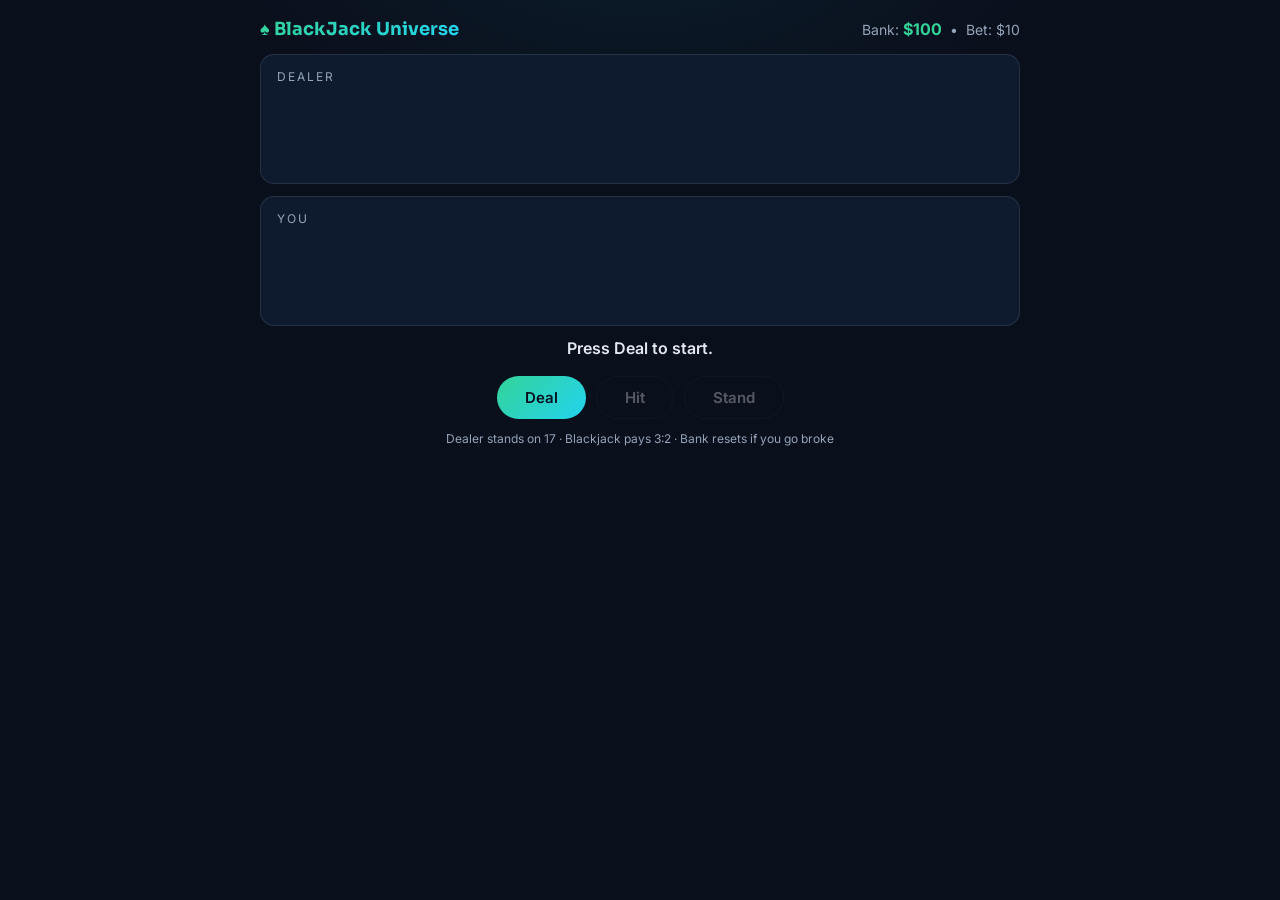
<file: projects/blackjack-demo.html>
<!DOCTYPE html>
<html lang="en">
<head>
<meta charset="utf-8">
<meta name="viewport" content="width=device-width, initial-scale=1.0">
<title>BlackJack Universe — Live Demo</title>
<link rel="preconnect" href="https://fonts.gstatic.com" crossorigin>
<link href="https://fonts.googleapis.com/css2?family=Inter:wght@400;600;700&family=Sora:wght@600;700&display=swap" rel="stylesheet">
<style>
  :root {
    --bg: #0a0f1c;
    --felt: #0e1b2e;
    --border: rgba(148, 163, 184, 0.16);
    --text: #e2e8f0;
    --muted: #94a3b8;
    --accent: #34d399;
    --accent-2: #22d3ee;
    --red: #f87171;
    --gradient: linear-gradient(135deg, #34d399, #22d3ee);
  }
  * { box-sizing: border-box; }
  body {
    margin: 0;
    font-family: "Inter", sans-serif;
    background: radial-gradient(700px 400px at 50% -10%, rgba(34,211,238,0.08), transparent 60%), var(--bg);
    color: var(--text);
    display: flex;
    justify-content: center;
    padding: 18px 12px;
    min-height: 100vh;
  }
  .table { width: 100%; max-width: 760px; }
  .topbar {
    display: flex;
    justify-content: space-between;
    align-items: center;
    flex-wrap: wrap;
    gap: 8px;
    margin-bottom: 14px;
  }
  .topbar h1 {
    font-family: "Sora", sans-serif;
    font-size: 18px;
    margin: 0;
    background: var(--gradient);
    -webkit-background-clip: text;
    background-clip: text;
    -webkit-text-fill-color: transparent;
  }
  .bank { font-size: 14px; color: var(--muted); }
  .bank strong { color: var(--accent); font-size: 16px; }
  .hand-zone {
    background: var(--felt);
    border: 1px solid var(--border);
    border-radius: 14px;
    padding: 14px 16px;
    margin-bottom: 12px;
    min-height: 130px;
  }
  .hand-zone .label {
    font-size: 12px;
    text-transform: uppercase;
    letter-spacing: 2px;
    color: var(--muted);
    display: flex;
    justify-content: space-between;
    margin-bottom: 10px;
  }
  .hand-zone .label .total { color: var(--accent-2); font-weight: 700; }
  .cards { display: flex; flex-wrap: wrap; gap: 8px; }
  .card {
    width: 58px;
    height: 84px;
    border-radius: 8px;
    background: #f8fafc;
    color: #0f172a;
    display: flex;
    flex-direction: column;
    justify-content: space-between;
    padding: 6px 7px;
    font-weight: 700;
    font-size: 16px;
    box-shadow: 0 4px 12px rgba(2, 6, 23, 0.5);
    animation: deal 0.35s ease;
  }
  .card.red { color: #dc2626; }
  .card.back {
    background: repeating-linear-gradient(45deg, #16264a, #16264a 6px, #121e38 6px, #121e38 12px);
    border: 1px solid var(--border);
  }
  .card .suit { font-size: 20px; text-align: right; }
  @keyframes deal {
    from { transform: translateY(-14px) scale(0.9); opacity: 0; }
    to { transform: none; opacity: 1; }
  }
  .msg {
    text-align: center;
    min-height: 26px;
    font-weight: 600;
    font-size: 16px;
    margin: 4px 0 12px;
  }
  .msg.win { color: var(--accent); }
  .msg.lose { color: var(--red); }
  .msg.push { color: var(--accent-2); }
  .controls { display: flex; justify-content: center; gap: 10px; flex-wrap: wrap; }
  button {
    font-family: "Inter", sans-serif;
    font-weight: 600;
    font-size: 15px;
    padding: 11px 28px;
    border-radius: 999px;
    border: 0;
    cursor: pointer;
    transition: transform 0.15s ease, box-shadow 0.15s ease, opacity 0.15s ease;
  }
  button:disabled { opacity: 0.35; cursor: not-allowed; }
  .primary { background: var(--gradient); color: #04111f; }
  .primary:not(:disabled):hover { transform: translateY(-2px); box-shadow: 0 8px 20px rgba(52, 211, 153, 0.35); }
  .ghost { background: transparent; color: var(--text); border: 1px solid var(--border); }
  .ghost:not(:disabled):hover { border-color: var(--accent); transform: translateY(-2px); }
  .hint { text-align: center; color: var(--muted); font-size: 12px; margin-top: 12px; }
  @media (prefers-reduced-motion: reduce) { .card { animation: none; } }
</style>
</head>
<body>
<div class="table">
  <div class="topbar">
    <h1>♠ BlackJack Universe</h1>
    <div class="bank">Bank: <strong id="bank">$100</strong> &nbsp;•&nbsp; Bet: $10</div>
  </div>

  <div class="hand-zone">
    <div class="label"><span>Dealer</span><span class="total" id="dealer-total"></span></div>
    <div class="cards" id="dealer-cards"></div>
  </div>

  <div class="hand-zone">
    <div class="label"><span>You</span><span class="total" id="player-total"></span></div>
    <div class="cards" id="player-cards"></div>
  </div>

  <div class="msg" id="msg">Press Deal to start.</div>

  <div class="controls">
    <button class="primary" id="deal">Deal</button>
    <button class="ghost" id="hit" disabled>Hit</button>
    <button class="ghost" id="stand" disabled>Stand</button>
  </div>

  <p class="hint">Dealer stands on 17 · Blackjack pays 3:2 · Bank resets if you go broke</p>
</div>

<script>
(function () {
  "use strict";

  var SUITS = [
    { s: "♠", red: false }, { s: "♥", red: true },
    { s: "♦", red: true }, { s: "♣", red: false }
  ];
  var RANKS = ["A", "2", "3", "4", "5", "6", "7", "8", "9", "10", "J", "Q", "K"];
  var BET = 10;

  var deck = [], player = [], dealer = [], bank = 100, inRound = false;

  var el = {
    bank: document.getElementById("bank"),
    dealerCards: document.getElementById("dealer-cards"),
    playerCards: document.getElementById("player-cards"),
    dealerTotal: document.getElementById("dealer-total"),
    playerTotal: document.getElementById("player-total"),
    msg: document.getElementById("msg"),
    deal: document.getElementById("deal"),
    hit: document.getElementById("hit"),
    stand: document.getElementById("stand")
  };

  function newDeck() {
    var d = [];
    SUITS.forEach(function (suit) {
      RANKS.forEach(function (rank) {
        d.push({ rank: rank, suit: suit.s, red: suit.red });
      });
    });
    // Fisher–Yates shuffle
    for (var i = d.length - 1; i > 0; i--) {
      var j = Math.floor(Math.random() * (i + 1));
      var t = d[i]; d[i] = d[j]; d[j] = t;
    }
    return d;
  }

  function handValue(hand) {
    var total = 0, aces = 0;
    hand.forEach(function (c) {
      if (c.rank === "A") { total += 11; aces++; }
      else if (["J", "Q", "K"].indexOf(c.rank) >= 0) total += 10;
      else total += parseInt(c.rank, 10);
    });
    while (total > 21 && aces > 0) { total -= 10; aces--; }
    return total;
  }

  function cardHTML(c, hidden) {
    if (hidden) return '<div class="card back"></div>';
    return '<div class="card' + (c.red ? " red" : "") + '"><span>' + c.rank + '</span><span class="suit">' + c.suit + '</span></div>';
  }

  function render(hideHole) {
    el.dealerCards.innerHTML = dealer.map(function (c, i) {
      return cardHTML(c, hideHole && i === 1);
    }).join("");
    el.playerCards.innerHTML = player.map(function (c) { return cardHTML(c, false); }).join("");
    el.playerTotal.textContent = player.length ? handValue(player) : "";
    el.dealerTotal.textContent = dealer.length ? (hideHole ? handValue([dealer[0]]) + " + ?" : handValue(dealer)) : "";
    el.bank.textContent = "$" + bank;
  }

  function setMsg(text, cls) {
    el.msg.textContent = text;
    el.msg.className = "msg" + (cls ? " " + cls : "");
  }

  function setButtons(deal, hit, stand) {
    el.deal.disabled = !deal;
    el.hit.disabled = !hit;
    el.stand.disabled = !stand;
  }

  function startRound() {
    if (bank < BET) { bank = 100; }
    bank -= BET;
    deck = newDeck();
    player = [deck.pop(), deck.pop()];
    dealer = [deck.pop(), deck.pop()];
    inRound = true;
    setMsg("Hit or stand?");
    setButtons(false, true, true);
    render(true);

    if (handValue(player) === 21) {
      if (handValue(dealer) === 21) endRound("push");
      else endRound("blackjack");
    }
  }

  function endRound(result) {
    inRound = false;
    render(false);
    if (result === "blackjack") { bank += BET + BET * 1.5; setMsg("Blackjack! You win $" + (BET * 1.5).toFixed(0) + " 🎉", "win"); }
    else if (result === "win") { bank += BET * 2; setMsg("You win $" + BET + "! 🎉", "win"); }
    else if (result === "push") { bank += BET; setMsg("Push — bet returned.", "push"); }
    else if (result === "bust") { setMsg("Bust! Dealer wins.", "lose"); }
    else { setMsg("Dealer wins.", "lose"); }
    el.bank.textContent = "$" + bank;
    setButtons(true, false, false);
  }

  el.deal.addEventListener("click", startRound);

  el.hit.addEventListener("click", function () {
    if (!inRound) return;
    player.push(deck.pop());
    render(true);
    if (handValue(player) > 21) endRound("bust");
  });

  el.stand.addEventListener("click", function () {
    if (!inRound) return;
    while (handValue(dealer) < 17) dealer.push(deck.pop());
    var p = handValue(player), d = handValue(dealer);
    if (d > 21 || p > d) endRound("win");
    else if (p === d) endRound("push");
    else endRound("lose");
  });

  render(false);
})();
</script>
</body>
</html>
</file>
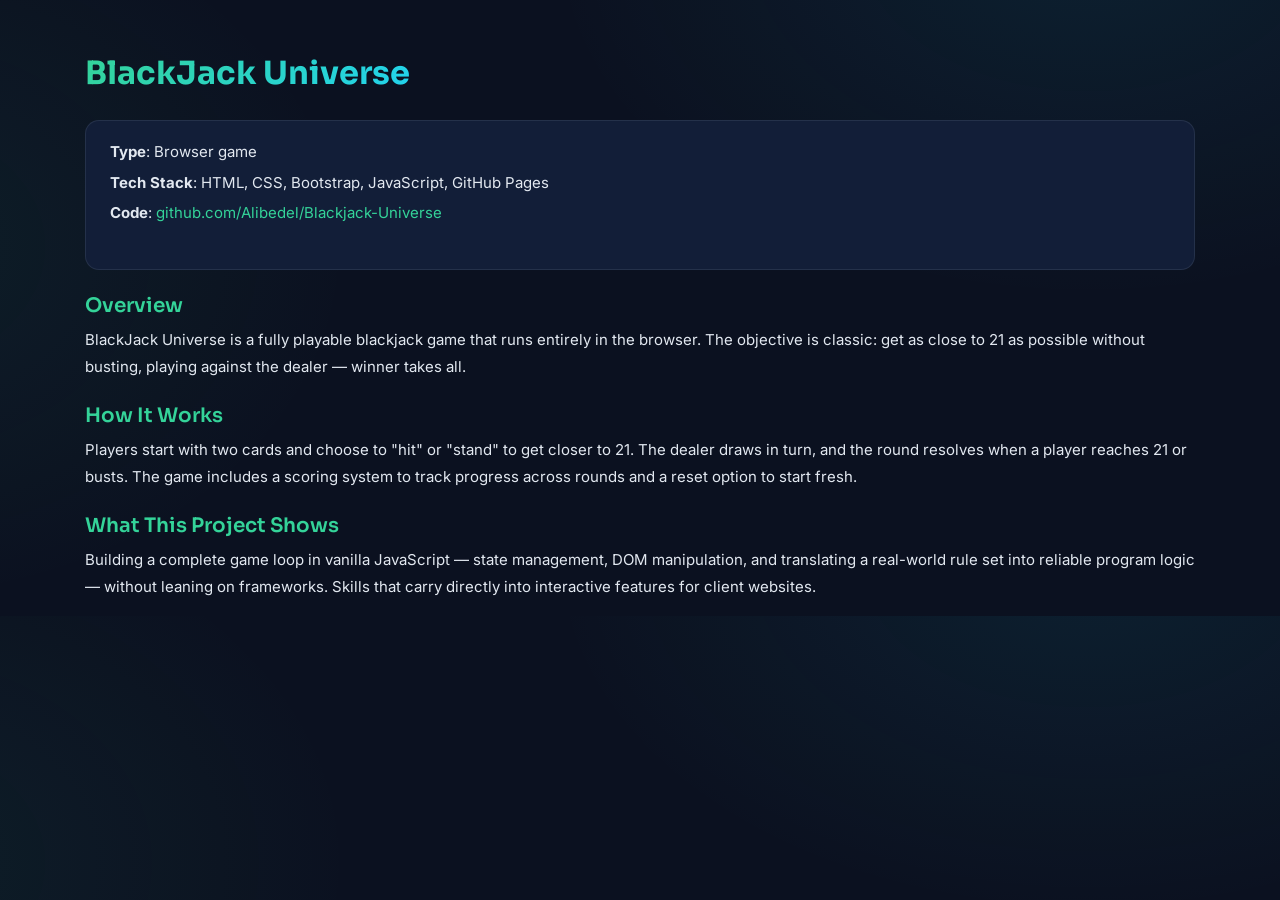
<file: projects/blackJackUniverse.html>
<!DOCTYPE html>
<html lang="en">
<head>
  <meta charset="utf-8">
  <meta content="width=device-width, initial-scale=1.0" name="viewport">
  <title>BlackJack Universe — Ali Hassan</title>
  <meta name="description" content="BlackJack Universe: a browser-based blackjack game built with HTML, CSS, and JavaScript by Ali Hassan.">
  <link rel="icon" type="image/png" href="../favicon.png">
  <link rel="preconnect" href="https://fonts.gstatic.com" crossorigin>
  <link href="https://fonts.googleapis.com/css2?family=Inter:wght@300;400;500;600;700&family=Sora:wght@400;500;600;700&display=swap" rel="stylesheet">
  <link href="../assets/vendor/bootstrap/css/bootstrap.min.css" rel="stylesheet">
  <link href="../assets/css/style.css" rel="stylesheet">
</head>

<body>
  <main id="main">
    <div id="portfolio-details" class="portfolio-details">
      <div class="container">
        <div class="row">
          <div class="col-lg-12 portfolio-info">
            <br>
            <h2>BlackJack Universe</h2>

            <div class="meta-card">
              <ul>
                <li><strong>Type</strong>: Browser game</li>
                <li><strong>Tech Stack</strong>: HTML, CSS, Bootstrap, JavaScript, GitHub Pages</li>
                <li><strong>Code</strong>: <a href="https://github.com/Alibedel/Blackjack-Universe" target="_blank" rel="noopener">github.com/Alibedel/Blackjack-Universe</a></li>
              </ul>
            </div>

            <h5>Overview</h5>
            <p>BlackJack Universe is a fully playable blackjack game that runs entirely in the browser. The objective is classic: get as close to 21 as possible without busting, playing against the dealer — winner takes all.</p>

            <h5>How It Works</h5>
            <p>Players start with two cards and choose to "hit" or "stand" to get closer to 21. The dealer draws in turn, and the round resolves when a player reaches 21 or busts. The game includes a scoring system to track progress across rounds and a reset option to start fresh.</p>

            <h5>What This Project Shows</h5>
            <p>Building a complete game loop in vanilla JavaScript — state management, DOM manipulation, and translating a real-world rule set into reliable program logic — without leaning on frameworks. Skills that carry directly into interactive features for client websites.</p>

          </div>
        </div>
      </div>
    </div>
  </main>
</body>
</html>
</file>
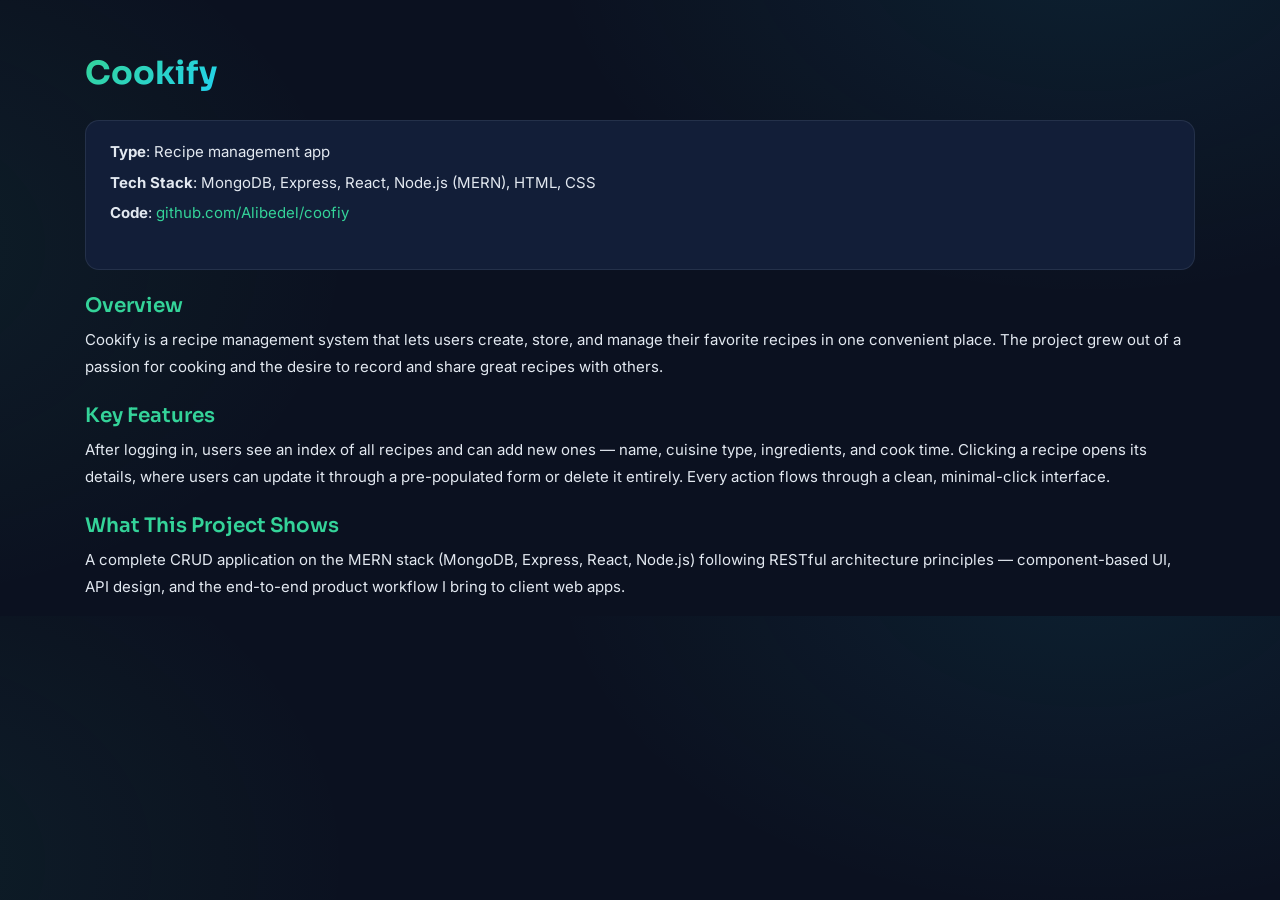
<file: projects/Cookify.html>
<!DOCTYPE html>
<html lang="en">
<head>
  <meta charset="utf-8">
  <meta content="width=device-width, initial-scale=1.0" name="viewport">
  <title>Cookify — Ali Hassan</title>
  <meta name="description" content="Cookify: a recipe management app built on the MERN stack (MongoDB, Express, React, Node.js) by Ali Hassan.">
  <link rel="icon" type="image/png" href="../favicon.png">
  <link rel="preconnect" href="https://fonts.gstatic.com" crossorigin>
  <link href="https://fonts.googleapis.com/css2?family=Inter:wght@300;400;500;600;700&family=Sora:wght@400;500;600;700&display=swap" rel="stylesheet">
  <link href="../assets/vendor/bootstrap/css/bootstrap.min.css" rel="stylesheet">
  <link href="../assets/css/style.css" rel="stylesheet">
</head>

<body>
  <main id="main">
    <div id="portfolio-details" class="portfolio-details">
      <div class="container">
        <div class="row">
          <div class="col-lg-12 portfolio-info">
            <br>
            <h2>Cookify</h2>

            <div class="meta-card">
              <ul>
                <li><strong>Type</strong>: Recipe management app</li>
                <li><strong>Tech Stack</strong>: MongoDB, Express, React, Node.js (MERN), HTML, CSS</li>
                <li><strong>Code</strong>: <a href="https://github.com/Alibedel/coofiy" target="_blank" rel="noopener">github.com/Alibedel/coofiy</a></li>
              </ul>
            </div>

            <h5>Overview</h5>
            <p>Cookify is a recipe management system that lets users create, store, and manage their favorite recipes in one convenient place. The project grew out of a passion for cooking and the desire to record and share great recipes with others.</p>

            <h5>Key Features</h5>
            <p>After logging in, users see an index of all recipes and can add new ones — name, cuisine type, ingredients, and cook time. Clicking a recipe opens its details, where users can update it through a pre-populated form or delete it entirely. Every action flows through a clean, minimal-click interface.</p>

            <h5>What This Project Shows</h5>
            <p>A complete CRUD application on the MERN stack (MongoDB, Express, React, Node.js) following RESTful architecture principles — component-based UI, API design, and the end-to-end product workflow I bring to client web apps.</p>

          </div>
        </div>
      </div>
    </div>
  </main>
</body>
</html>
</file>
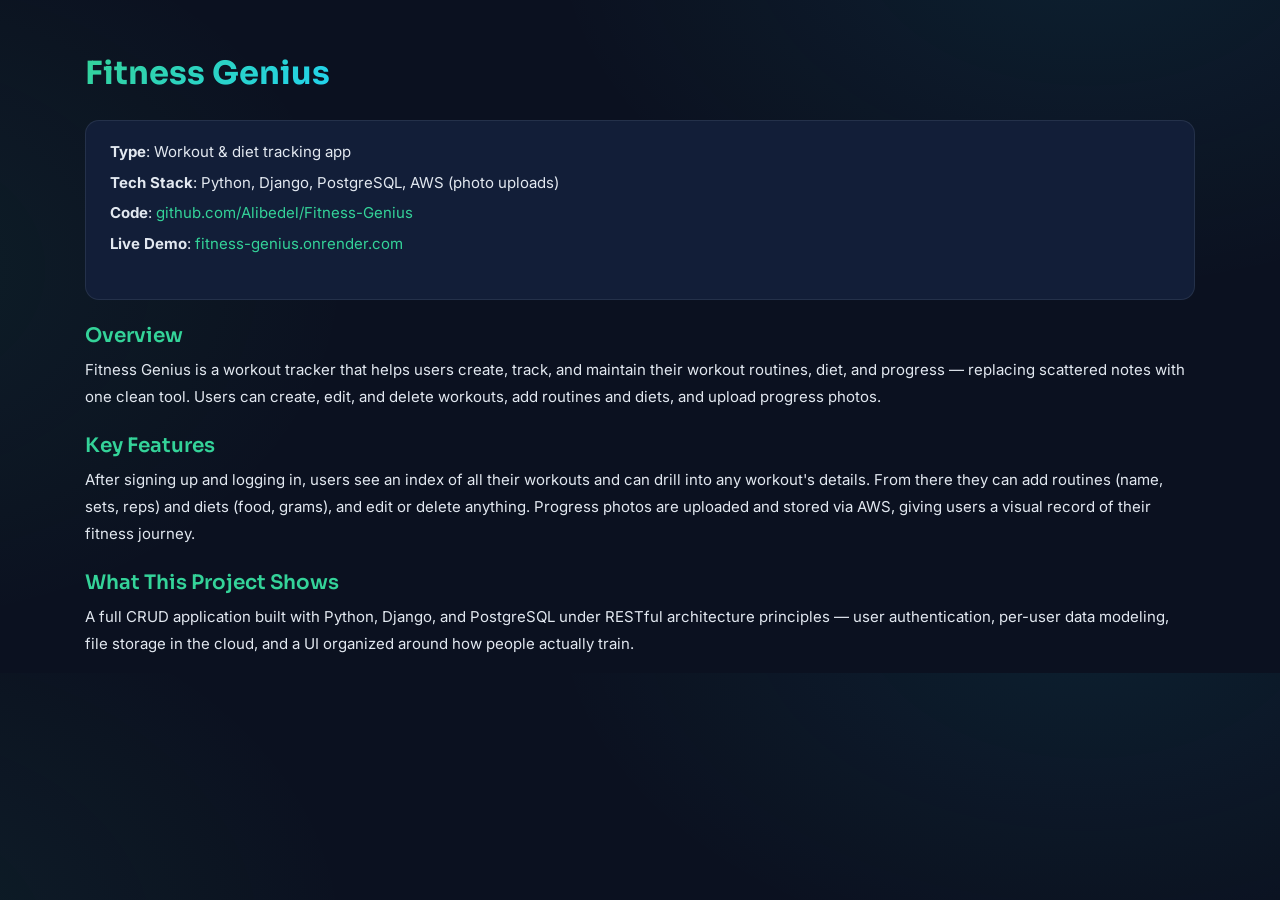
<file: projects/fitGenius.html>
<!DOCTYPE html>
<html lang="en">
<head>
  <meta charset="utf-8">
  <meta content="width=device-width, initial-scale=1.0" name="viewport">
  <title>Fitness Genius — Ali Hassan</title>
  <meta name="description" content="Fitness Genius: a workout and diet tracker built with Python, Django, and PostgreSQL by Ali Hassan.">
  <link rel="icon" type="image/png" href="../favicon.png">
  <link rel="preconnect" href="https://fonts.gstatic.com" crossorigin>
  <link href="https://fonts.googleapis.com/css2?family=Inter:wght@300;400;500;600;700&family=Sora:wght@400;500;600;700&display=swap" rel="stylesheet">
  <link href="../assets/vendor/bootstrap/css/bootstrap.min.css" rel="stylesheet">
  <link href="../assets/css/style.css" rel="stylesheet">
</head>

<body>
  <main id="main">
    <div id="portfolio-details" class="portfolio-details">
      <div class="container">
        <div class="row">
          <div class="col-lg-12 portfolio-info">
            <br>
            <h2>Fitness Genius</h2>

            <div class="meta-card">
              <ul>
                <li><strong>Type</strong>: Workout &amp; diet tracking app</li>
                <li><strong>Tech Stack</strong>: Python, Django, PostgreSQL, AWS (photo uploads)</li>
                <li><strong>Code</strong>: <a href="https://github.com/Alibedel/Fitness-Genius" target="_blank" rel="noopener">github.com/Alibedel/Fitness-Genius</a></li>
                <li><strong>Live Demo</strong>: <a href="https://fitness-genius.onrender.com" target="_blank" rel="noopener">fitness-genius.onrender.com</a></li>
              </ul>
            </div>

            <h5>Overview</h5>
            <p>Fitness Genius is a workout tracker that helps users create, track, and maintain their workout routines, diet, and progress — replacing scattered notes with one clean tool. Users can create, edit, and delete workouts, add routines and diets, and upload progress photos.</p>

            <h5>Key Features</h5>
            <p>After signing up and logging in, users see an index of all their workouts and can drill into any workout's details. From there they can add routines (name, sets, reps) and diets (food, grams), and edit or delete anything. Progress photos are uploaded and stored via AWS, giving users a visual record of their fitness journey.</p>

            <h5>What This Project Shows</h5>
            <p>A full CRUD application built with Python, Django, and PostgreSQL under RESTful architecture principles — user authentication, per-user data modeling, file storage in the cloud, and a UI organized around how people actually train.</p>

          </div>
        </div>
      </div>
    </div>
  </main>
</body>
</html>
</file>
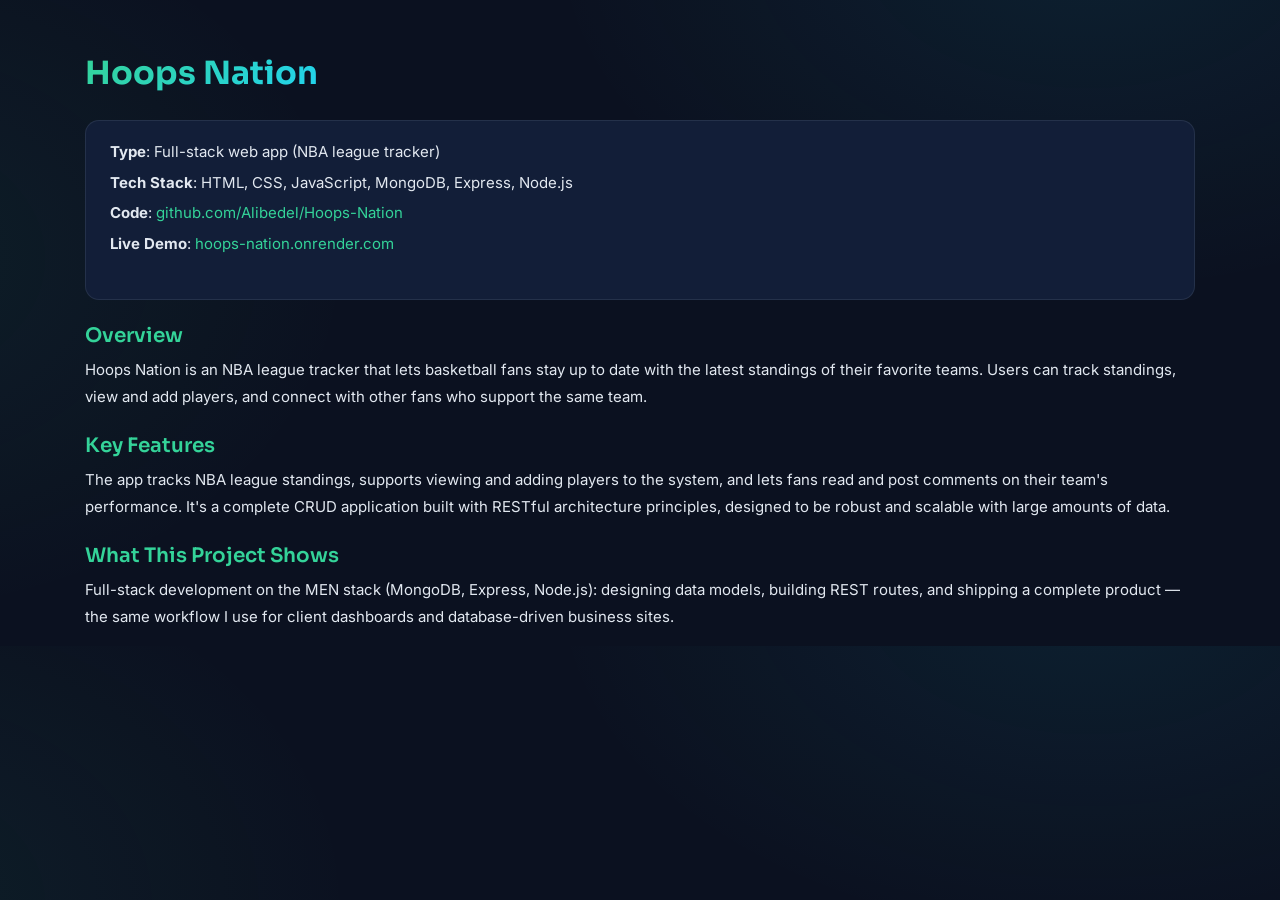
<file: projects/hoopsNations.html>
<!DOCTYPE html>
<html lang="en">
<head>
  <meta charset="utf-8">
  <meta content="width=device-width, initial-scale=1.0" name="viewport">
  <title>Hoops Nation — Ali Hassan</title>
  <meta name="description" content="Hoops Nation: an NBA league tracker built on the MEN stack (MongoDB, Express, Node.js) by Ali Hassan.">
  <link rel="icon" type="image/png" href="../favicon.png">
  <link rel="preconnect" href="https://fonts.gstatic.com" crossorigin>
  <link href="https://fonts.googleapis.com/css2?family=Inter:wght@300;400;500;600;700&family=Sora:wght@400;500;600;700&display=swap" rel="stylesheet">
  <link href="../assets/vendor/bootstrap/css/bootstrap.min.css" rel="stylesheet">
  <link href="../assets/css/style.css" rel="stylesheet">
</head>

<body>
  <main id="main">
    <div id="portfolio-details" class="portfolio-details">
      <div class="container">
        <div class="row">
          <div class="col-lg-12 portfolio-info">
            <br>
            <h2>Hoops Nation</h2>

            <div class="meta-card">
              <ul>
                <li><strong>Type</strong>: Full-stack web app (NBA league tracker)</li>
                <li><strong>Tech Stack</strong>: HTML, CSS, JavaScript, MongoDB, Express, Node.js</li>
                <li><strong>Code</strong>: <a href="https://github.com/Alibedel/Hoops-Nation" target="_blank" rel="noopener">github.com/Alibedel/Hoops-Nation</a></li>
                <li><strong>Live Demo</strong>: <a href="https://hoops-nation.onrender.com" target="_blank" rel="noopener">hoops-nation.onrender.com</a></li>
              </ul>
            </div>

            <h5>Overview</h5>
            <p>Hoops Nation is an NBA league tracker that lets basketball fans stay up to date with the latest standings of their favorite teams. Users can track standings, view and add players, and connect with other fans who support the same team.</p>

            <h5>Key Features</h5>
            <p>The app tracks NBA league standings, supports viewing and adding players to the system, and lets fans read and post comments on their team's performance. It's a complete CRUD application built with RESTful architecture principles, designed to be robust and scalable with large amounts of data.</p>

            <h5>What This Project Shows</h5>
            <p>Full-stack development on the MEN stack (MongoDB, Express, Node.js): designing data models, building REST routes, and shipping a complete product — the same workflow I use for client dashboards and database-driven business sites.</p>

          </div>
        </div>
      </div>
    </div>
  </main>
</body>
</html>
</file>
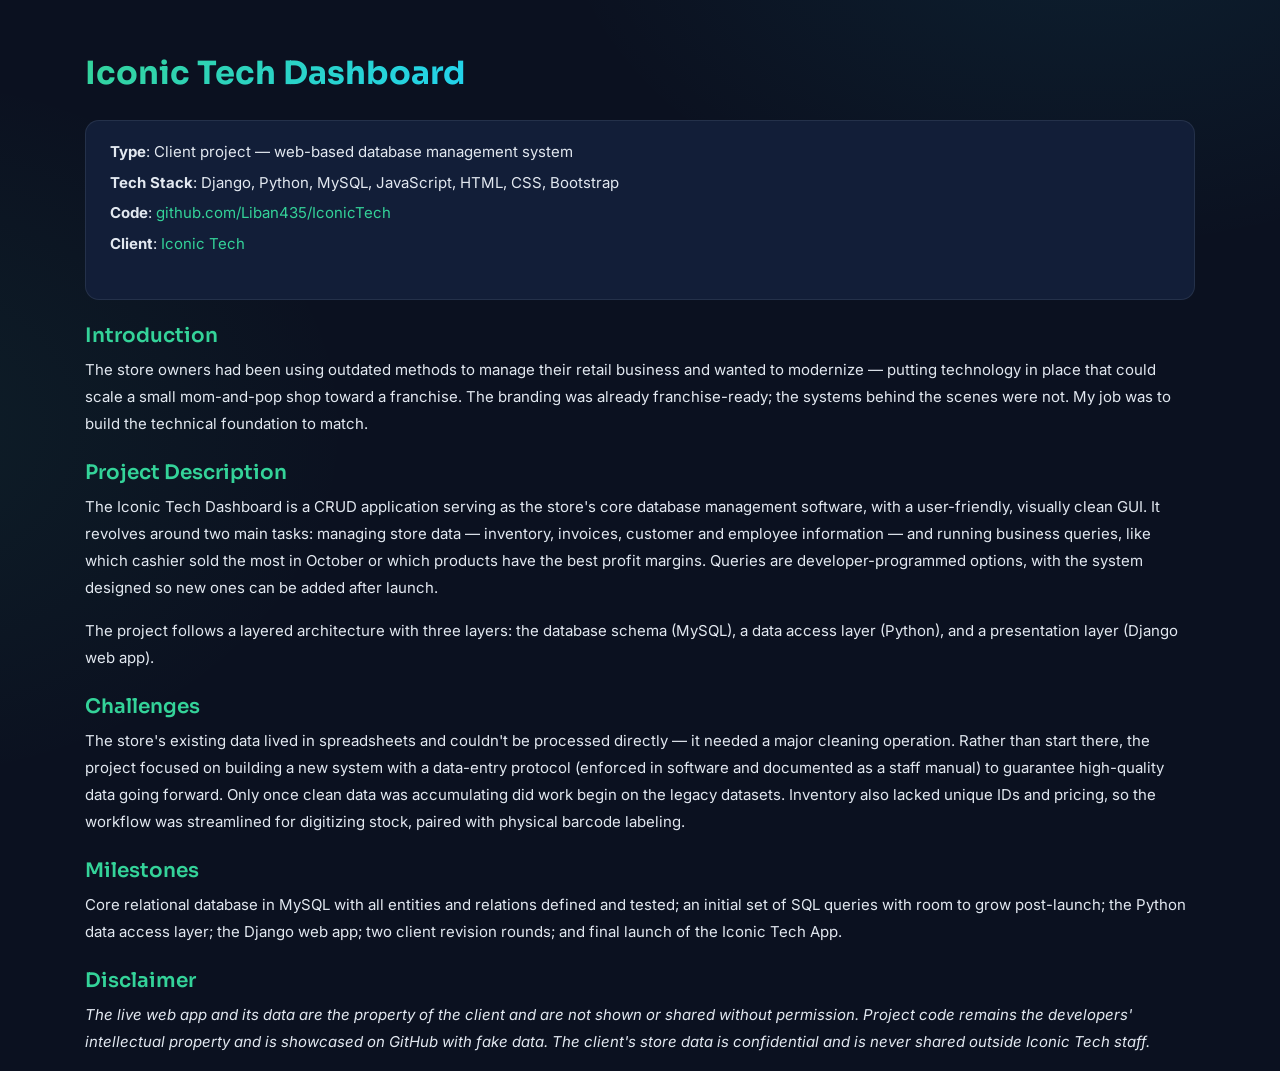
<file: projects/iconictech.html>
<!DOCTYPE html>
<html lang="en">
<head>
  <meta charset="utf-8">
  <meta content="width=device-width, initial-scale=1.0" name="viewport">
  <title>Iconic Tech Dashboard — Ali Hassan</title>
  <meta name="description" content="Iconic Tech Dashboard: a web-based database management system built with Django and MySQL for a retail client by Ali Hassan.">
  <link rel="icon" type="image/png" href="../favicon.png">
  <link rel="preconnect" href="https://fonts.gstatic.com" crossorigin>
  <link href="https://fonts.googleapis.com/css2?family=Inter:wght@300;400;500;600;700&family=Sora:wght@400;500;600;700&display=swap" rel="stylesheet">
  <link href="../assets/vendor/bootstrap/css/bootstrap.min.css" rel="stylesheet">
  <link href="../assets/css/style.css" rel="stylesheet">
</head>

<body>
  <main id="main">
    <div id="portfolio-details" class="portfolio-details">
      <div class="container">
        <div class="row">
          <div class="col-lg-12 portfolio-info">
            <br>
            <h2>Iconic Tech Dashboard</h2>

            <div class="meta-card">
              <ul>
                <li><strong>Type</strong>: Client project — web-based database management system</li>
                <li><strong>Tech Stack</strong>: Django, Python, MySQL, JavaScript, HTML, CSS, Bootstrap</li>
                <li><strong>Code</strong>: <a href="https://github.com/Liban435/IconicTech" target="_blank" rel="noopener">github.com/Liban435/IconicTech</a></li>
                <li><strong>Client</strong>: <a href="https://www.iconictech.ca/" target="_blank" rel="noopener">Iconic Tech</a></li>
              </ul>
            </div>

            <h5>Introduction</h5>
            <p>The store owners had been using outdated methods to manage their retail business and wanted to modernize — putting technology in place that could scale a small mom-and-pop shop toward a franchise. The branding was already franchise-ready; the systems behind the scenes were not. My job was to build the technical foundation to match.</p>

            <h5>Project Description</h5>
            <p>The Iconic Tech Dashboard is a CRUD application serving as the store's core database management software, with a user-friendly, visually clean GUI. It revolves around two main tasks: managing store data — inventory, invoices, customer and employee information — and running business queries, like which cashier sold the most in October or which products have the best profit margins. Queries are developer-programmed options, with the system designed so new ones can be added after launch.</p>
            <p>The project follows a layered architecture with three layers: the database schema (MySQL), a data access layer (Python), and a presentation layer (Django web app).</p>

            <h5>Challenges</h5>
            <p>The store's existing data lived in spreadsheets and couldn't be processed directly — it needed a major cleaning operation. Rather than start there, the project focused on building a new system with a data-entry protocol (enforced in software and documented as a staff manual) to guarantee high-quality data going forward. Only once clean data was accumulating did work begin on the legacy datasets. Inventory also lacked unique IDs and pricing, so the workflow was streamlined for digitizing stock, paired with physical barcode labeling.</p>

            <h5>Milestones</h5>
            <p>Core relational database in MySQL with all entities and relations defined and tested; an initial set of SQL queries with room to grow post-launch; the Python data access layer; the Django web app; two client revision rounds; and final launch of the Iconic Tech App.</p>

            <h5>Disclaimer</h5>
            <p><i>The live web app and its data are the property of the client and are not shown or shared without permission. Project code remains the developers' intellectual property and is showcased on GitHub with fake data. The client's store data is confidential and is never shared outside Iconic Tech staff.</i></p>

          </div>
        </div>
      </div>
    </div>
  </main>
</body>
</html>
</file>
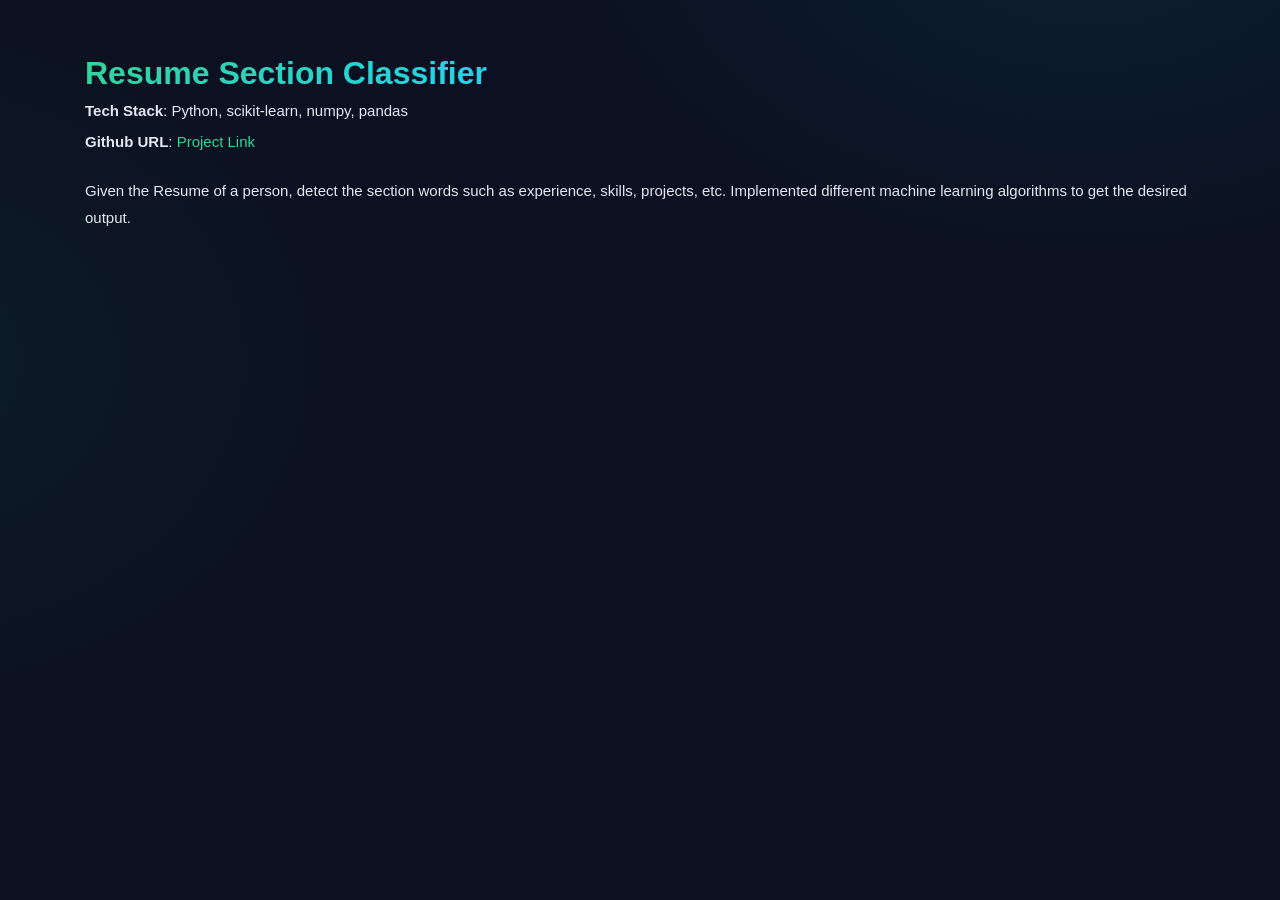
<file: projects/resume.html>
<html lang="en"><head>
  <meta charset="utf-8">
  <meta content="width=device-width, initial-scale=1.0" name="viewport">

  <title>Resume Section Classifier</title>
  <meta content="" name="descriptison">
  <meta content="" name="keywords">

  <!-- Favicons -->
  <link href="../favicon.png" rel="icon">
  <link href="../favicon.png" rel="apple-touch-icon">

  <!-- Google Fonts -->
  <link href="https://fonts.googleapis.com/css?family=Open+Sans:300,300i,400,400i,600,600i,700,700i|Raleway:300,300i,400,400i,500,500i,600,600i,700,700i|Poppins:300,300i,400,400i,500,500i,600,600i,700,700i" rel="stylesheet">

  <!-- Vendor CSS Files -->
  <link href="../assets/vendor/bootstrap/css/bootstrap.min.css" rel="stylesheet">
  <link href="../assets/vendor/icofont/icofont.min.css" rel="stylesheet">
  <link href="../assets/vendor/remixicon/remixicon.css" rel="stylesheet">
  <link href="../assets/vendor/owl.carousel/assets/owl.carousel.min.css" rel="stylesheet">
  <link href="../assets/vendor/boxicons/css/boxicons.min.css" rel="stylesheet">
  <link href="../assets/vendor/venobox/venobox.css" rel="stylesheet">

  <!-- Template Main CSS File -->
  <link href="../assets/css/style.css" rel="stylesheet">

  <!-- =======================================================
  * Template Name: Personal - v2.2.0
  * Template URL: https://bootstrapmade.com/personal-free-resume-bootstrap-template/
  * Author: BootstrapMade.com
  * License: https://bootstrapmade.com/license/
  ======================================================== -->
</head>

<body data-gr-c-s-loaded="true">

<!-- ======= Portfolio Details ======= -->
  <main id="main">
    <div id="portfolio-details" class="portfolio-details">
      <div class="container">

        <div class="row">

          <div class="col-lg-12 portfolio-info">
            <br>
            <h2 style="color:#12d640">Resume Section Classifier</h2>

            <ul>
              <li><strong>Tech Stack</strong>: Python, scikit-learn, numpy, pandas</li>
              <li><strong>Github URL</strong>: <a href="https://github.com/rajaprerak/ResumeSectionClassifier" target="_blank">Project Link</a></li>
            </ul>

            <p>
              Given the Resume of a person, detect the section words such as experience, skills, projects, etc. Implemented different machine learning algorithms to get the desired output.            
            </p>
          </div>

        </div>

      </div>
    </div><!-- End Portfolio Details -->
  </main><!-- End #main -->

 <!-- Vendor JS Files -->
  <script async="" src="//www.google-analytics.com/analytics.js"></script><script src="../assets/vendor/jquery/jquery.min.js"></script>
  <script src="../assets/vendor/bootstrap/js/bootstrap.bundle.min.js"></script>
  <script src="../assets/vendor/jquery.easing/jquery.easing.min.js"></script>
  <script src="../assets/vendor/php-email-form/validate.js"></script>
  <script src="../assets/vendor/waypoints/jquery.waypoints.min.js"></script>
  <script src="../assets/vendor/counterup/counterup.min.js"></script>
  <script src="../assets/vendor/owl.carousel/owl.carousel.min.js"></script>
  <script src="../assets/vendor/isotope-layout/isotope.pkgd.min.js"></script>
  <script src="../assets/vendor/venobox/venobox.min.js"></script>

  <!-- Template Main JS File -->
  <script src="../assets/js/main.js"></script>

  <script>if( window.self == window.top ) { (function(i,s,o,g,r,a,m){i['GoogleAnalyticsObject']=r;i[r]=i[r]||function(){ (i[r].q=i[r].q||[]).push(arguments)},i[r].l=1*new Date();a=s.createElement(o), m=s.getElementsByTagName(o)[0];a.async=1;a.src=g;m.parentNode.insertBefore(a,m) })(window,document,'script','//www.google-analytics.com/analytics.js','ga'); ga('create', 'UA-55234356-4', 'auto'); ga('send', 'pageview'); } </script>

</body>
</html>
</file>
<file: assets/vendor/venobox/venobox.css>
/* ------ venobox.css --------*/
.vbox-overlay *, .vbox-overlay *:before, .vbox-overlay *:after{
    -webkit-backface-visibility: hidden;
    -webkit-box-sizing:border-box;
    -moz-box-sizing:border-box;
    box-sizing:border-box;
}
.vbox-overlay * { 
    -webkit-backface-visibility: visible;
    backface-visibility: visible;
}
.vbox-overlay{
    display: -webkit-flex;
    display: flex;
    -webkit-flex-direction: column;
    flex-direction: column;
    -webkit-justify-content: center;
    justify-content: center;
    -webkit-align-items: center;
    align-items: center;
    position: fixed;
    left: 0;
    top: 0;
    bottom: 0;
    right: 0;
    z-index: 999999;
}

/* ----- navigation ----- */
.vbox-title{
    width: 100%;
    height: 40px;
    float: left;
    text-align: center;
    line-height: 28px;
    font-size: 12px;
    padding: 6px 50px;
    overflow: hidden;
    position: fixed;
    display: none;
    left: 0;
    z-index: 89;
}
.vbox-close{
    cursor: pointer;
    position: fixed;
    top: -1px;
    right: 0;
    width: 50px;
    height: 40px;
    padding: 6px;
    display: block;
    background-position:10px center;
    overflow: hidden;
    font-size: 24px;
    line-height: 1;
    text-align: center;
    z-index: 99;
}
.vbox-left{
    cursor: pointer;
    position: fixed;
    left: 0;
    height: 40px;
    overflow: hidden;
    line-height: 28px;
    font-size: 12px;
    z-index: 99;
    display: flex;
    align-items:center;
}
.vbox-num{
    display: inline-block;
    margin: 6px 0 6px 15px;
}
/* ----- Social share ----- */
.vbox-share{
    line-height: 28px;
    font-size: 12px;
    overflow: hidden;
    position: fixed;
    left: 0;
    z-index: 98;
    display: flex;
    align-items:center;
    justify-content: center;
    width: 100%;
    text-align: center;
}
.vbox-share svg{
    max-height: 28px;
    width: 28px;
    z-index: 10;
    margin-left: 12px;
    margin-top: 6px;
    margin-bottom: 6px;
    vertical-align: middle;
}


/* ----- navigation ARROWS ----- */
.vbox-next, .vbox-prev{
    position: fixed;
    top: 50%;
    margin-top: -15px;
    overflow: hidden;
    cursor: pointer;
    display: block;
    width: 45px;
    height: 45px;
    z-index: 99;
}
.vbox-next span, .vbox-prev span{
    position: relative;
    width: 20px;
    height: 20px;
    border: 2px solid transparent;
    border-top-color: #B6B6B6;
    border-right-color: #B6B6B6;
    text-indent: -100px;
    position: absolute;
    top: 8px;
    display: block;
}
.vbox-prev{
    left: 15px;
}
.vbox-next{
    right: 15px;
}
.vbox-prev span{
    left: 10px;
    -ms-transform: rotate(-135deg);
    -webkit-transform: rotate(-135deg);
    transform: rotate(-135deg);
}
.vbox-next span{
    -ms-transform: rotate(45deg);
    -webkit-transform: rotate(45deg);
    transform: rotate(45deg);
    right: 10px;
}
/* ------- inline window ------ */
.vbox-inline{
    width: 420px;
    height: 315px;
    height: 70vh;
    padding: 10px;
    background: #fff;
    margin: 0 auto;
    overflow: auto;
    text-align: left;
}
/* ------- Video & iFrames window ------ */
.venoframe{
    max-width: 100%;
    width: 100%;
    border: none;
    width: 100%;
    height: 260px;
    height: 70vh;
}
.venoframe.vbvid{
    height: 260px;
}
@media (min-width: 768px) {
    .venoframe, .vbox-inline{
        width: 90%;
        height: 360px;
        height: 70vh;
    }
    .venoframe.vbvid{
        width: 640px;
        height: 360px;
    }
}
@media (min-width: 992px) {
    .venoframe, .vbox-inline{
        max-width: 1200px;
        width: 80%;
        height: 540px;
        height: 70vh;
    }
    .venoframe.vbvid{
        width: 960px;
        height: 540px;
    }
}
/* 
Please do NOT edit this part! 
or at least read this note: http://i.imgur.com/7C0ws9e.gif
*/
.vbox-open{
    overflow: hidden;
}
.vbox-container{
    position: absolute;
    left: 0;
    right: 0;
    top: 0;
    bottom: 0;
    overflow-x: hidden;
    overflow-y: scroll;
    overflow-scrolling: touch;
    -webkit-overflow-scrolling: touch;
    z-index: 20;
    max-height: 100%;

}

.vbox-content{
    text-align: center;
    float: left;
    width: 100%;
    position: relative;
    overflow: hidden;
    padding: 20px 4%;
}
.vbox-container img{
    max-width: 100%;
    height: auto;
}
.vbox-figlio{
    box-shadow: 0 0 12px rgba(0,0,0,0.19), 0 6px 6px rgba(0,0,0,0.23);
    max-width: 100%;
    text-align: initial;
}
img.vbox-figlio{
    -webkit-user-select: none;
-khtml-user-select: none;
-moz-user-select: none;
-o-user-select: none;
user-select: none;
}
.vbox-content.swipe-left{
    margin-left: -200px !important;
}
.vbox-content.swipe-right{
    margin-left: 200px !important;
}
.vbox-animated{
    webkit-transition: margin 300ms ease-out;
    transition: margin 300ms ease-out;
}

/* ---------- preloader ----------
 * SPINKIT 
 * http://tobiasahlin.com/spinkit/
-------------------------------- */
.sk-double-bounce,.sk-rotating-plane{width:40px;height:40px;margin:40px auto}.sk-rotating-plane{background-color:#333;-webkit-animation:sk-rotatePlane 1.2s infinite ease-in-out;animation:sk-rotatePlane 1.2s infinite ease-in-out}@-webkit-keyframes sk-rotatePlane{0%{-webkit-transform:perspective(120px) rotateX(0) rotateY(0);transform:perspective(120px) rotateX(0) rotateY(0)}50%{-webkit-transform:perspective(120px) rotateX(-180.1deg) rotateY(0);transform:perspective(120px) rotateX(-180.1deg) rotateY(0)}100%{-webkit-transform:perspective(120px) rotateX(-180deg) rotateY(-179.9deg);transform:perspective(120px) rotateX(-180deg) rotateY(-179.9deg)}}@keyframes sk-rotatePlane{0%{-webkit-transform:perspective(120px) rotateX(0) rotateY(0);transform:perspective(120px) rotateX(0) rotateY(0)}50%{-webkit-transform:perspective(120px) rotateX(-180.1deg) rotateY(0);transform:perspective(120px) rotateX(-180.1deg) rotateY(0)}100%{-webkit-transform:perspective(120px) rotateX(-180deg) rotateY(-179.9deg);transform:perspective(120px) rotateX(-180deg) rotateY(-179.9deg)}}.sk-double-bounce{position:relative}.sk-double-bounce .sk-child{width:100%;height:100%;border-radius:50%;background-color:#333;opacity:.6;position:absolute;top:0;left:0;-webkit-animation:sk-doubleBounce 2s infinite ease-in-out;animation:sk-doubleBounce 2s infinite ease-in-out}.sk-chasing-dots .sk-child,.sk-spinner-pulse,.sk-three-bounce .sk-child{background-color:#333;border-radius:100%}.sk-double-bounce .sk-double-bounce2{-webkit-animation-delay:-1s;animation-delay:-1s}@-webkit-keyframes sk-doubleBounce{0%,100%{-webkit-transform:scale(0);transform:scale(0)}50%{-webkit-transform:scale(1);transform:scale(1)}}@keyframes sk-doubleBounce{0%,100%{-webkit-transform:scale(0);transform:scale(0)}50%{-webkit-transform:scale(1);transform:scale(1)}}.sk-wave{margin:40px auto;width:50px;height:40px;text-align:center;font-size:10px}.sk-wave .sk-rect{background-color:#333;height:100%;width:6px;display:inline-block;-webkit-animation:sk-waveStretchDelay 1.2s infinite ease-in-out;animation:sk-waveStretchDelay 1.2s infinite ease-in-out}.sk-wave .sk-rect1{-webkit-animation-delay:-1.2s;animation-delay:-1.2s}.sk-wave .sk-rect2{-webkit-animation-delay:-1.1s;animation-delay:-1.1s}.sk-wave .sk-rect3{-webkit-animation-delay:-1s;animation-delay:-1s}.sk-wave .sk-rect4{-webkit-animation-delay:-.9s;animation-delay:-.9s}.sk-wave .sk-rect5{-webkit-animation-delay:-.8s;animation-delay:-.8s}@-webkit-keyframes sk-waveStretchDelay{0%,100%,40%{-webkit-transform:scaleY(.4);transform:scaleY(.4)}20%{-webkit-transform:scaleY(1);transform:scaleY(1)}}@keyframes sk-waveStretchDelay{0%,100%,40%{-webkit-transform:scaleY(.4);transform:scaleY(.4)}20%{-webkit-transform:scaleY(1);transform:scaleY(1)}}.sk-wandering-cubes{margin:40px auto;width:40px;height:40px;position:relative}.sk-wandering-cubes .sk-cube{background-color:#333;width:10px;height:10px;position:absolute;top:0;left:0;-webkit-animation:sk-wanderingCube 1.8s ease-in-out -1.8s infinite both;animation:sk-wanderingCube 1.8s ease-in-out -1.8s infinite both}.sk-chasing-dots,.sk-spinner-pulse{width:40px;height:40px;margin:40px auto}.sk-wandering-cubes .sk-cube2{-webkit-animation-delay:-.9s;animation-delay:-.9s}@-webkit-keyframes sk-wanderingCube{0%{-webkit-transform:rotate(0);transform:rotate(0)}25%{-webkit-transform:translateX(30px) rotate(-90deg) scale(.5);transform:translateX(30px) rotate(-90deg) scale(.5)}50%{-webkit-transform:translateX(30px) translateY(30px) rotate(-179deg);transform:translateX(30px) translateY(30px) rotate(-179deg)}50.1%{-webkit-transform:translateX(30px) translateY(30px) rotate(-180deg);transform:translateX(30px) translateY(30px) rotate(-180deg)}75%{-webkit-transform:translateX(0) translateY(30px) rotate(-270deg) scale(.5);transform:translateX(0) translateY(30px) rotate(-270deg) scale(.5)}100%{-webkit-transform:rotate(-360deg);transform:rotate(-360deg)}}@keyframes sk-wanderingCube{0%{-webkit-transform:rotate(0);transform:rotate(0)}25%{-webkit-transform:translateX(30px) rotate(-90deg) scale(.5);transform:translateX(30px) rotate(-90deg) scale(.5)}50%{-webkit-transform:translateX(30px) translateY(30px) rotate(-179deg);transform:translateX(30px) translateY(30px) rotate(-179deg)}50.1%{-webkit-transform:translateX(30px) translateY(30px) rotate(-180deg);transform:translateX(30px) translateY(30px) rotate(-180deg)}75%{-webkit-transform:translateX(0) translateY(30px) rotate(-270deg) scale(.5);transform:translateX(0) translateY(30px) rotate(-270deg) scale(.5)}100%{-webkit-transform:rotate(-360deg);transform:rotate(-360deg)}}.sk-spinner-pulse{-webkit-animation:sk-pulseScaleOut 1s infinite ease-in-out;animation:sk-pulseScaleOut 1s infinite ease-in-out}@-webkit-keyframes sk-pulseScaleOut{0%{-webkit-transform:scale(0);transform:scale(0)}100%{-webkit-transform:scale(1);transform:scale(1);opacity:0}}@keyframes sk-pulseScaleOut{0%{-webkit-transform:scale(0);transform:scale(0)}100%{-webkit-transform:scale(1);transform:scale(1);opacity:0}}.sk-chasing-dots{position:relative;text-align:center;-webkit-animation:sk-chasingDotsRotate 2s infinite linear;animation:sk-chasingDotsRotate 2s infinite linear}.sk-chasing-dots .sk-child{width:60%;height:60%;display:inline-block;position:absolute;top:0;-webkit-animation:sk-chasingDotsBounce 2s infinite ease-in-out;animation:sk-chasingDotsBounce 2s infinite ease-in-out}.sk-chasing-dots .sk-dot2{top:auto;bottom:0;-webkit-animation-delay:-1s;animation-delay:-1s}@-webkit-keyframes sk-chasingDotsRotate{100%{-webkit-transform:rotate(360deg);transform:rotate(360deg)}}@keyframes sk-chasingDotsRotate{100%{-webkit-transform:rotate(360deg);transform:rotate(360deg)}}@-webkit-keyframes sk-chasingDotsBounce{0%,100%{-webkit-transform:scale(0);transform:scale(0)}50%{-webkit-transform:scale(1);transform:scale(1)}}@keyframes sk-chasingDotsBounce{0%,100%{-webkit-transform:scale(0);transform:scale(0)}50%{-webkit-transform:scale(1);transform:scale(1)}}.sk-three-bounce{margin:40px auto;width:80px;text-align:center}.sk-three-bounce .sk-child{width:20px;height:20px;display:inline-block;-webkit-animation:sk-three-bounce 1.4s ease-in-out 0s infinite both;animation:sk-three-bounce 1.4s ease-in-out 0s infinite both}.sk-circle .sk-child:before,.sk-fading-circle .sk-circle:before{display:block;border-radius:100%;content:'';background-color:#333}.sk-three-bounce .sk-bounce1{-webkit-animation-delay:-.32s;animation-delay:-.32s}.sk-three-bounce .sk-bounce2{-webkit-animation-delay:-.16s;animation-delay:-.16s}@-webkit-keyframes sk-three-bounce{0%,100%,80%{-webkit-transform:scale(0);transform:scale(0)}40%{-webkit-transform:scale(1);transform:scale(1)}}@keyframes sk-three-bounce{0%,100%,80%{-webkit-transform:scale(0);transform:scale(0)}40%{-webkit-transform:scale(1);transform:scale(1)}}.sk-circle{margin:40px auto;width:40px;height:40px;position:relative}.sk-circle .sk-child{width:100%;height:100%;position:absolute;left:0;top:0}.sk-circle .sk-child:before{margin:0 auto;width:15%;height:15%;-webkit-animation:sk-circleBounceDelay 1.2s infinite ease-in-out both;animation:sk-circleBounceDelay 1.2s infinite ease-in-out both}.sk-circle .sk-circle2{-webkit-transform:rotate(30deg);-ms-transform:rotate(30deg);transform:rotate(30deg)}.sk-circle .sk-circle3{-webkit-transform:rotate(60deg);-ms-transform:rotate(60deg);transform:rotate(60deg)}.sk-circle .sk-circle4{-webkit-transform:rotate(90deg);-ms-transform:rotate(90deg);transform:rotate(90deg)}.sk-circle .sk-circle5{-webkit-transform:rotate(120deg);-ms-transform:rotate(120deg);transform:rotate(120deg)}.sk-circle .sk-circle6{-webkit-transform:rotate(150deg);-ms-transform:rotate(150deg);transform:rotate(150deg)}.sk-circle .sk-circle7{-webkit-transform:rotate(180deg);-ms-transform:rotate(180deg);transform:rotate(180deg)}.sk-circle .sk-circle8{-webkit-transform:rotate(210deg);-ms-transform:rotate(210deg);transform:rotate(210deg)}.sk-circle .sk-circle9{-webkit-transform:rotate(240deg);-ms-transform:rotate(240deg);transform:rotate(240deg)}.sk-circle .sk-circle10{-webkit-transform:rotate(270deg);-ms-transform:rotate(270deg);transform:rotate(270deg)}.sk-circle .sk-circle11{-webkit-transform:rotate(300deg);-ms-transform:rotate(300deg);transform:rotate(300deg)}.sk-circle .sk-circle12{-webkit-transform:rotate(330deg);-ms-transform:rotate(330deg);transform:rotate(330deg)}.sk-circle .sk-circle2:before{-webkit-animation-delay:-1.1s;animation-delay:-1.1s}.sk-circle .sk-circle3:before{-webkit-animation-delay:-1s;animation-delay:-1s}.sk-circle .sk-circle4:before{-webkit-animation-delay:-.9s;animation-delay:-.9s}.sk-circle .sk-circle5:before{-webkit-animation-delay:-.8s;animation-delay:-.8s}.sk-circle .sk-circle6:before{-webkit-animation-delay:-.7s;animation-delay:-.7s}.sk-circle .sk-circle7:before{-webkit-animation-delay:-.6s;animation-delay:-.6s}.sk-circle .sk-circle8:before{-webkit-animation-delay:-.5s;animation-delay:-.5s}.sk-circle .sk-circle9:before{-webkit-animation-delay:-.4s;animation-delay:-.4s}.sk-circle .sk-circle10:before{-webkit-animation-delay:-.3s;animation-delay:-.3s}.sk-circle .sk-circle11:before{-webkit-animation-delay:-.2s;animation-delay:-.2s}.sk-circle .sk-circle12:before{-webkit-animation-delay:-.1s;animation-delay:-.1s}@-webkit-keyframes sk-circleBounceDelay{0%,100%,80%{-webkit-transform:scale(0);transform:scale(0)}40%{-webkit-transform:scale(1);transform:scale(1)}}@keyframes sk-circleBounceDelay{0%,100%,80%{-webkit-transform:scale(0);transform:scale(0)}40%{-webkit-transform:scale(1);transform:scale(1)}}.sk-cube-grid{width:40px;height:40px;margin:40px auto}.sk-cube-grid .sk-cube{width:33.33%;height:33.33%;background-color:#333;float:left;-webkit-animation:sk-cubeGridScaleDelay 1.3s infinite ease-in-out;animation:sk-cubeGridScaleDelay 1.3s infinite ease-in-out}.sk-cube-grid .sk-cube1{-webkit-animation-delay:.2s;animation-delay:.2s}.sk-cube-grid .sk-cube2{-webkit-animation-delay:.3s;animation-delay:.3s}.sk-cube-grid .sk-cube3{-webkit-animation-delay:.4s;animation-delay:.4s}.sk-cube-grid .sk-cube4{-webkit-animation-delay:.1s;animation-delay:.1s}.sk-cube-grid .sk-cube5{-webkit-animation-delay:.2s;animation-delay:.2s}.sk-cube-grid .sk-cube6{-webkit-animation-delay:.3s;animation-delay:.3s}.sk-cube-grid .sk-cube7{-webkit-animation-delay:0ms;animation-delay:0ms}.sk-cube-grid .sk-cube8{-webkit-animation-delay:.1s;animation-delay:.1s}.sk-cube-grid .sk-cube9{-webkit-animation-delay:.2s;animation-delay:.2s}@-webkit-keyframes sk-cubeGridScaleDelay{0%,100%,70%{-webkit-transform:scale3D(1,1,1);transform:scale3D(1,1,1)}35%{-webkit-transform:scale3D(0,0,1);transform:scale3D(0,0,1)}}@keyframes sk-cubeGridScaleDelay{0%,100%,70%{-webkit-transform:scale3D(1,1,1);transform:scale3D(1,1,1)}35%{-webkit-transform:scale3D(0,0,1);transform:scale3D(0,0,1)}}.sk-fading-circle{margin:40px auto;width:40px;height:40px;position:relative}.sk-fading-circle .sk-circle{width:100%;height:100%;position:absolute;left:0;top:0}.sk-fading-circle .sk-circle:before{margin:0 auto;width:15%;height:15%;-webkit-animation:sk-circleFadeDelay 1.2s infinite ease-in-out both;animation:sk-circleFadeDelay 1.2s infinite ease-in-out both}.sk-fading-circle .sk-circle2{-webkit-transform:rotate(30deg);-ms-transform:rotate(30deg);transform:rotate(30deg)}.sk-fading-circle .sk-circle3{-webkit-transform:rotate(60deg);-ms-transform:rotate(60deg);transform:rotate(60deg)}.sk-fading-circle .sk-circle4{-webkit-transform:rotate(90deg);-ms-transform:rotate(90deg);transform:rotate(90deg)}.sk-fading-circle .sk-circle5{-webkit-transform:rotate(120deg);-ms-transform:rotate(120deg);transform:rotate(120deg)}.sk-fading-circle .sk-circle6{-webkit-transform:rotate(150deg);-ms-transform:rotate(150deg);transform:rotate(150deg)}.sk-fading-circle .sk-circle7{-webkit-transform:rotate(180deg);-ms-transform:rotate(180deg);transform:rotate(180deg)}.sk-fading-circle .sk-circle8{-webkit-transform:rotate(210deg);-ms-transform:rotate(210deg);transform:rotate(210deg)}.sk-fading-circle .sk-circle9{-webkit-transform:rotate(240deg);-ms-transform:rotate(240deg);transform:rotate(240deg)}.sk-fading-circle .sk-circle10{-webkit-transform:rotate(270deg);-ms-transform:rotate(270deg);transform:rotate(270deg)}.sk-fading-circle .sk-circle11{-webkit-transform:rotate(300deg);-ms-transform:rotate(300deg);transform:rotate(300deg)}.sk-fading-circle .sk-circle12{-webkit-transform:rotate(330deg);-ms-transform:rotate(330deg);transform:rotate(330deg)}.sk-fading-circle .sk-circle2:before{-webkit-animation-delay:-1.1s;animation-delay:-1.1s}.sk-fading-circle .sk-circle3:before{-webkit-animation-delay:-1s;animation-delay:-1s}.sk-fading-circle .sk-circle4:before{-webkit-animation-delay:-.9s;animation-delay:-.9s}.sk-fading-circle .sk-circle5:before{-webkit-animation-delay:-.8s;animation-delay:-.8s}.sk-fading-circle .sk-circle6:before{-webkit-animation-delay:-.7s;animation-delay:-.7s}.sk-fading-circle .sk-circle7:before{-webkit-animation-delay:-.6s;animation-delay:-.6s}.sk-fading-circle .sk-circle8:before{-webkit-animation-delay:-.5s;animation-delay:-.5s}.sk-fading-circle .sk-circle9:before{-webkit-animation-delay:-.4s;animation-delay:-.4s}.sk-fading-circle .sk-circle10:before{-webkit-animation-delay:-.3s;animation-delay:-.3s}.sk-fading-circle .sk-circle11:before{-webkit-animation-delay:-.2s;animation-delay:-.2s}.sk-fading-circle .sk-circle12:before{-webkit-animation-delay:-.1s;animation-delay:-.1s}@-webkit-keyframes sk-circleFadeDelay{0%,100%,39%{opacity:0}40%{opacity:1}}@keyframes sk-circleFadeDelay{0%,100%,39%{opacity:0}40%{opacity:1}}.sk-folding-cube{margin:40px auto;width:40px;height:40px;position:relative;-webkit-transform:rotateZ(45deg);transform:rotateZ(45deg)}.sk-folding-cube .sk-cube{float:left;width:50%;height:50%;position:relative;-webkit-transform:scale(1.1);-ms-transform:scale(1.1);transform:scale(1.1)}.sk-folding-cube .sk-cube:before{content:'';position:absolute;top:0;left:0;width:100%;height:100%;background-color:#333;-webkit-animation:sk-foldCubeAngle 2.4s infinite linear both;animation:sk-foldCubeAngle 2.4s infinite linear both;-webkit-transform-origin:100% 100%;-ms-transform-origin:100% 100%;transform-origin:100% 100%}.sk-folding-cube .sk-cube2{-webkit-transform:scale(1.1) rotateZ(90deg);transform:scale(1.1) rotateZ(90deg)}.sk-folding-cube .sk-cube3{-webkit-transform:scale(1.1) rotateZ(180deg);transform:scale(1.1) rotateZ(180deg)}.sk-folding-cube .sk-cube4{-webkit-transform:scale(1.1) rotateZ(270deg);transform:scale(1.1) rotateZ(270deg)}.sk-folding-cube .sk-cube2:before{-webkit-animation-delay:.3s;animation-delay:.3s}.sk-folding-cube .sk-cube3:before{-webkit-animation-delay:.6s;animation-delay:.6s}.sk-folding-cube .sk-cube4:before{-webkit-animation-delay:.9s;animation-delay:.9s}@-webkit-keyframes sk-foldCubeAngle{0%,10%{-webkit-transform:perspective(140px) rotateX(-180deg);transform:perspective(140px) rotateX(-180deg);opacity:0}25%,75%{-webkit-transform:perspective(140px) rotateX(0);transform:perspective(140px) rotateX(0);opacity:1}100%,90%{-webkit-transform:perspective(140px) rotateY(180deg);transform:perspective(140px) rotateY(180deg);opacity:0}}@keyframes sk-foldCubeAngle{0%,10%{-webkit-transform:perspective(140px) rotateX(-180deg);transform:perspective(140px) rotateX(-180deg);opacity:0}25%,75%{-webkit-transform:perspective(140px) rotateX(0);transform:perspective(140px) rotateX(0);opacity:1}100%,90%{-webkit-transform:perspective(140px) rotateY(180deg);transform:perspective(140px) rotateY(180deg);opacity:0}}
</file>
<file: assets/css/style.css>
/**
* Ali Hassan — Portfolio & Web Services
* v3: interactive scrolling one-page design (vanilla JS, no jQuery)
*/

/*--------------------------------------------------------------
# Design Tokens
--------------------------------------------------------------*/
:root {
  --bg: #0b1120;
  --bg-elev: #0f192e;
  --card: #121e38;
  --card-hover: #16264a;
  --border: rgba(148, 163, 184, 0.14);
  --text: #e2e8f0;
  --text-muted: #94a3b8;
  --heading: #f8fafc;
  --accent: #34d399;
  --accent-2: #22d3ee;
  --accent-dark: #059669;
  --gradient: linear-gradient(135deg, var(--accent) 0%, var(--accent-2) 100%);
  --radius: 14px;
  --shadow: 0 10px 30px rgba(2, 6, 23, 0.45);
  --font-body: "Inter", sans-serif;
  --font-display: "Sora", sans-serif;
  --nav-h: 70px;
}

/*--------------------------------------------------------------
# Base
--------------------------------------------------------------*/
* { box-sizing: border-box; }

html { scroll-behavior: smooth; scroll-padding-top: var(--nav-h); }

body {
  font-family: var(--font-body);
  color: var(--text);
  background:
    radial-gradient(900px 600px at 85% -10%, rgba(34, 211, 238, 0.08), transparent 60%),
    radial-gradient(800px 600px at -10% 40%, rgba(52, 211, 153, 0.07), transparent 60%),
    var(--bg);
  -webkit-font-smoothing: antialiased;
  margin: 0;
}

a { color: var(--accent); transition: color 0.25s ease; }
a:hover { color: var(--accent-2); text-decoration: none; }

h1, h2, h3, h4, h5, h6 { font-family: var(--font-display); color: var(--heading); }

::selection { background: var(--accent); color: #04111f; }

/*--------------------------------------------------------------
# Scroll progress bar
--------------------------------------------------------------*/
#scroll-progress {
  position: fixed;
  top: 0; left: 0;
  height: 3px;
  width: 0%;
  background: var(--gradient);
  z-index: 10000;
}

/*--------------------------------------------------------------
# Navbar
--------------------------------------------------------------*/
#navbar {
  position: fixed;
  top: 0; left: 0; right: 0;
  height: var(--nav-h);
  display: flex;
  align-items: center;
  z-index: 9990;
  background: rgba(11, 17, 32, 0.82);
  backdrop-filter: blur(12px);
  -webkit-backdrop-filter: blur(12px);
  border-bottom: 1px solid transparent;
  transition: border-color 0.3s ease;
}

#navbar.scrolled { border-bottom-color: var(--border); }

#navbar .container {
  display: flex;
  align-items: center;
  justify-content: space-between;
}

#navbar .logo {
  font-family: var(--font-display);
  font-weight: 700;
  font-size: 22px;
  background: var(--gradient);
  -webkit-background-clip: text;
  background-clip: text;
  -webkit-text-fill-color: transparent;
}

#navbar .nav-links {
  display: flex;
  list-style: none;
  margin: 0;
  padding: 0;
  gap: 26px;
}

#navbar .nav-links a {
  position: relative;
  color: var(--text);
  font-size: 15px;
  font-family: var(--font-display);
  font-weight: 500;
  padding: 6px 0;
}

#navbar .nav-links a::before {
  content: "";
  position: absolute;
  height: 2px;
  bottom: 0;
  left: 0;
  width: 0;
  background: var(--gradient);
  transition: width 0.3s ease;
}

#navbar .nav-links a:hover::before,
#navbar .nav-links a.active::before { width: 100%; }

#navbar .nav-links a:hover,
#navbar .nav-links a.active { color: var(--accent); }

/* Mobile nav */
#nav-toggle {
  display: none;
  background: none;
  border: 0;
  color: var(--text);
  font-size: 26px;
  cursor: pointer;
}

@media (max-width: 991px) {
  #nav-toggle { display: block; }
  #navbar .nav-links {
    position: fixed;
    top: var(--nav-h);
    right: 0;
    flex-direction: column;
    gap: 0;
    background: rgba(11, 17, 32, 0.97);
    border: 1px solid var(--border);
    border-radius: 0 0 0 var(--radius);
    padding: 10px 0;
    min-width: 220px;
    transform: translateX(110%);
    transition: transform 0.3s ease;
  }
  #navbar .nav-links.open { transform: translateX(0); }
  #navbar .nav-links a { display: block; padding: 12px 24px; }
}

/*--------------------------------------------------------------
# Hero
--------------------------------------------------------------*/
#hero {
  position: relative;
  min-height: 100vh;
  display: flex;
  align-items: center;
  overflow: hidden;
}

#particle-canvas {
  position: absolute;
  inset: 0;
  width: 100%;
  height: 100%;
  z-index: 0;
}

#hero .container { position: relative; z-index: 1; }

#hero h1 {
  font-size: 60px;
  line-height: 1.1;
  font-weight: 700;
  letter-spacing: -0.02em;
  margin: 0;
  background: var(--gradient);
  -webkit-background-clip: text;
  background-clip: text;
  -webkit-text-fill-color: transparent;
  display: inline-block;
}

#hero h2 {
  font-size: 24px;
  margin-top: 18px;
  color: var(--text);
  font-weight: 400;
}

#hero h2 .typing {
  color: var(--accent);
  border-bottom: 2px solid var(--accent-2);
  padding-bottom: 5px;
  font-weight: 600;
}

#hero .tagline {
  margin-top: 18px;
  max-width: 560px;
  color: var(--text-muted);
  font-size: 17px;
  line-height: 1.7;
}

#hero .cta-row {
  margin-top: 28px;
  display: flex;
  gap: 12px;
  flex-wrap: wrap;
}

#hero .social-links { margin-top: 34px; display: flex; }

#hero .social-links a {
  font-size: 18px;
  display: flex;
  justify-content: center;
  align-items: center;
  background: rgba(148, 163, 184, 0.1);
  border: 1px solid var(--border);
  color: var(--text);
  margin-right: 10px;
  border-radius: 50%;
  width: 44px;
  height: 44px;
  transition: all 0.25s ease;
}

#hero .social-links a:hover {
  background: var(--gradient);
  color: #04111f;
  border-color: transparent;
  transform: translateY(-2px);
}

#hero .scroll-hint {
  position: absolute;
  bottom: 28px;
  left: 50%;
  transform: translateX(-50%);
  color: var(--text-muted);
  font-size: 24px;
  animation: bob 2s ease-in-out infinite;
  z-index: 1;
}

@keyframes bob {
  0%, 100% { transform: translate(-50%, 0); }
  50% { transform: translate(-50%, 8px); }
}

@media (max-width: 768px) {
  #hero h1 { font-size: 38px; }
  #hero h2 { font-size: 20px; }
}

/*--------------------------------------------------------------
# Buttons
--------------------------------------------------------------*/
.btn-accent {
  display: inline-block;
  padding: 12px 28px;
  border-radius: 999px;
  background: var(--gradient);
  color: #04111f !important;
  font-weight: 600;
  font-size: 15px;
  border: 0;
  cursor: pointer;
  transition: transform 0.2s ease, box-shadow 0.2s ease;
}

.btn-accent:hover {
  transform: translateY(-2px);
  box-shadow: 0 10px 25px rgba(52, 211, 153, 0.35);
}

.btn-ghost {
  display: inline-block;
  padding: 12px 28px;
  border-radius: 999px;
  background: transparent;
  color: var(--text) !important;
  font-weight: 600;
  font-size: 15px;
  border: 1px solid var(--border);
  cursor: pointer;
  transition: border-color 0.2s ease, transform 0.2s ease;
}

.btn-ghost:hover { border-color: var(--accent); transform: translateY(-2px); }

/*--------------------------------------------------------------
# Sections (normal flow)
--------------------------------------------------------------*/
section { padding: 80px 0; }

.section-title h2 {
  font-size: 13px;
  font-weight: 600;
  margin: 0 0 14px 0;
  letter-spacing: 3px;
  text-transform: uppercase;
  color: var(--accent);
}

.section-title h2::after {
  content: "";
  width: 120px;
  height: 1px;
  display: inline-block;
  background: var(--border);
  margin: 4px 10px;
}

.section-title p {
  margin: 0 0 30px 0;
  font-size: 34px;
  font-weight: 700;
  font-family: var(--font-display);
  color: var(--heading);
}

/*--------------------------------------------------------------
# Scroll reveal
--------------------------------------------------------------*/
.reveal {
  opacity: 0;
  transform: translateY(28px);
  transition: opacity 0.65s ease, transform 0.65s ease;
}

.reveal.visible { opacity: 1; transform: none; }

.reveal-delay-1 { transition-delay: 0.1s; }
.reveal-delay-2 { transition-delay: 0.2s; }
.reveal-delay-3 { transition-delay: 0.3s; }

@media (prefers-reduced-motion: reduce) {
  html { scroll-behavior: auto; }
  .reveal { opacity: 1; transform: none; transition: none; }
  #hero .scroll-hint { animation: none; }
}

/*--------------------------------------------------------------
# Cards
--------------------------------------------------------------*/
.icon-box, .info-box {
  background: var(--card);
  border: 1px solid var(--border);
  border-radius: var(--radius);
  box-shadow: var(--shadow);
}

/*--------------------------------------------------------------
# About / Interests
--------------------------------------------------------------*/
.about-me .content p { color: var(--text); line-height: 1.8; }

.about-me .content ul { list-style: none; padding: 0; }
.about-me .content ul li { padding-bottom: 10px; }
.about-me .content ul i { font-size: 20px; padding-right: 4px; color: var(--accent); }
.about-me .content ul strong { color: var(--heading); }

.interests .icon-box {
  display: flex;
  align-items: center;
  padding: 20px;
  transition: transform 0.25s ease, border-color 0.25s ease, background 0.25s ease;
  height: 100%;
}

.interests .icon-box i { font-size: 30px; padding-right: 12px; line-height: 1; }

.interests .icon-box h3 {
  font-weight: 600;
  margin: 0;
  line-height: 1.3;
  font-size: 15px;
  color: var(--heading);
}

.interests .icon-box:hover {
  background: var(--card-hover);
  border-color: var(--accent);
  transform: translateY(-3px);
}

/*--------------------------------------------------------------
# Services / Education / Experience cards
--------------------------------------------------------------*/
.services .icon-box {
  text-align: center;
  padding: 36px 32px;
  transition: transform 0.25s ease, border-color 0.25s ease, background 0.25s ease;
  margin: 10px;
  overflow: hidden;
}

.services .icon-box .icon {
  margin: 0 auto 20px;
  width: 64px;
  height: 64px;
  background: var(--gradient);
  border-radius: 16px;
  display: flex;
  align-items: center;
  justify-content: center;
}

.services .icon-box .icon i { color: #04111f; font-size: 28px; }

.services .icon-box h4 { font-weight: 700; margin-bottom: 15px; font-size: 22px; }
.services .icon-box h4 a { color: var(--heading); }
.services .icon-box h5 { color: var(--text-muted); font-size: 15px; font-family: var(--font-body); }
.services .icon-box h6 {
  color: var(--accent);
  font-size: 14px;
  font-weight: 600;
  text-transform: uppercase;
  letter-spacing: 1px;
}

.services .icon-box p { line-height: 1.7; font-size: 15px; margin-bottom: 0; color: var(--text-muted); }
.services .icon-box ul { color: var(--text-muted); line-height: 1.7; font-size: 14px; padding-left: 20px; }
.services .icon-box img.img-fluid { border-radius: 10px; }

.services .icon-box:hover {
  background: var(--card-hover);
  border-color: var(--accent);
  transform: translateY(-4px);
}

.services .icon-box:hover h4 a { color: var(--accent); }

.services .icon-box.light-card { background: #f8fafc; border-color: transparent; }
.services .icon-box.light-card h4 { color: #0f172a; }
.services .icon-box.light-card:hover { background: #ffffff; }

/*--------------------------------------------------------------
# Portfolio
--------------------------------------------------------------*/
.portfolio .portfolio-item { margin-bottom: 30px; }

.portfolio .portfolio-item h4 {
  font-size: 18px;
  font-weight: 600;
  margin-bottom: 12px;
  color: var(--heading);
  text-align: center;
}

.portfolio .filters {
  padding: 0;
  margin: 0 auto 25px auto;
  list-style: none;
  text-align: center;
}

.portfolio .filters li {
  cursor: pointer;
  display: inline-block;
  padding: 8px 18px 10px 18px;
  font-size: 13px;
  font-weight: 600;
  line-height: 1;
  text-transform: uppercase;
  letter-spacing: 0.05em;
  color: var(--text);
  background: var(--card);
  border: 1px solid var(--border);
  margin: 0 4px 10px 4px;
  transition: all 0.3s ease-in-out;
  border-radius: 999px;
}

.portfolio .filters li:hover, .portfolio .filters li.filter-active {
  background: var(--gradient);
  color: #04111f;
  border-color: transparent;
}

.portfolio .portfolio-item.hidden { display: none; }

.portfolio .portfolio-wrap {
  position: relative;
  overflow: hidden;
  background: var(--card);
  border: 1px solid var(--border);
  border-radius: var(--radius);
  box-shadow: var(--shadow);
  transform-style: preserve-3d;
  will-change: transform;
  transition: transform 0.15s ease-out, border-color 0.25s ease;
}

.portfolio .portfolio-wrap:hover { border-color: var(--accent); }

.portfolio .portfolio-wrap img { width: 100%; display: block; }

.portfolio .portfolio-wrap .overlay {
  position: absolute;
  inset: 0;
  background: rgba(4, 17, 31, 0.78);
  display: flex;
  flex-direction: column;
  justify-content: center;
  align-items: center;
  gap: 10px;
  opacity: 0;
  transition: opacity 0.3s ease;
}

.portfolio .portfolio-wrap:hover .overlay { opacity: 1; }

.portfolio .portfolio-wrap .overlay button,
.portfolio .portfolio-wrap .overlay a {
  font-size: 15px;
  font-weight: 600;
}

/*--------------------------------------------------------------
# Live demo embed
--------------------------------------------------------------*/
.demo-card {
  background: var(--card);
  border: 1px solid var(--border);
  border-radius: var(--radius);
  box-shadow: var(--shadow);
  overflow: hidden;
  margin-top: 20px;
}

.demo-card .demo-head {
  display: flex;
  align-items: center;
  justify-content: space-between;
  flex-wrap: wrap;
  gap: 10px;
  padding: 18px 24px;
  border-bottom: 1px solid var(--border);
}

.demo-card .demo-head h4 { margin: 0; font-size: 18px; }
.demo-card .demo-head h4 i { color: var(--accent); margin-right: 8px; vertical-align: middle; }
.demo-card .demo-head span { color: var(--text-muted); font-size: 13px; }

.demo-card iframe {
  width: 100%;
  height: 560px;
  border: 0;
  display: block;
  background: #0a0f1c;
}

@media (max-width: 768px) {
  .demo-card iframe { height: 620px; }
}

/*--------------------------------------------------------------
# Project modal
--------------------------------------------------------------*/
#project-modal {
  position: fixed;
  inset: 0;
  z-index: 10001;
  background: rgba(2, 6, 23, 0.8);
  backdrop-filter: blur(6px);
  display: none;
  align-items: center;
  justify-content: center;
  padding: 4vh 4vw;
}

#project-modal.open { display: flex; }

#project-modal .modal-shell {
  position: relative;
  width: min(960px, 100%);
  height: 88vh;
  background: var(--bg-elev);
  border: 1px solid var(--border);
  border-radius: var(--radius);
  overflow: hidden;
  box-shadow: var(--shadow);
}

#project-modal iframe { width: 100%; height: 100%; border: 0; }

#project-modal .modal-close {
  position: absolute;
  top: 10px;
  right: 10px;
  width: 38px;
  height: 38px;
  border-radius: 50%;
  border: 1px solid var(--border);
  background: rgba(11, 17, 32, 0.9);
  color: var(--text);
  font-size: 18px;
  cursor: pointer;
  z-index: 2;
  transition: all 0.2s ease;
}

#project-modal .modal-close:hover { background: var(--gradient); color: #04111f; }

/*--------------------------------------------------------------
# Portfolio Details (project pages, shown in modal)
--------------------------------------------------------------*/
.portfolio-details { padding-top: 30px; }

.portfolio-details .portfolio-info h2 {
  font-size: 32px;
  font-weight: 700;
  background: var(--gradient);
  -webkit-background-clip: text;
  background-clip: text;
  -webkit-text-fill-color: transparent;
  display: inline-block;
}

.portfolio-details .portfolio-info h5 { color: var(--accent); margin-top: 24px; font-weight: 600; }
.portfolio-details .portfolio-info ul { list-style: none; padding: 0; font-size: 15px; }
.portfolio-details .portfolio-info ul li { padding-bottom: 8px; }
.portfolio-details .portfolio-info p { color: var(--text); line-height: 1.8; font-size: 15px; }

.portfolio-details .meta-card {
  background: var(--card);
  border: 1px solid var(--border);
  border-radius: var(--radius);
  padding: 20px 24px;
  margin: 20px 0;
}

/*--------------------------------------------------------------
# Contact
--------------------------------------------------------------*/
.contact .info-box {
  color: var(--text);
  padding: 24px;
  width: 100%;
  transition: transform 0.25s ease, border-color 0.25s ease;
}

.contact .info-box:hover { transform: translateY(-3px); border-color: var(--accent); }

.contact .info-box i.bx {
  font-size: 24px;
  color: var(--accent);
  border-radius: 50%;
  padding: 14px;
  float: left;
  background: rgba(52, 211, 153, 0.1);
  border: 1px solid var(--border);
}

.contact .info-box h3 {
  font-size: 20px;
  color: var(--heading);
  font-weight: 700;
  margin: 10px 0 8px 68px;
}

.contact .info-box p {
  padding: 0;
  color: var(--text-muted);
  line-height: 24px;
  font-size: 14px;
  margin: 0 0 0 68px;
}

.contact .info-box .social-links { margin: 5px 0 0 68px; display: flex; }

.contact .info-box .social-links a {
  font-size: 18px;
  color: var(--text);
  margin-right: 12px;
  transition: 0.3s;
}

.contact .info-box .social-links a:hover { color: var(--accent); }

/*--------------------------------------------------------------
# Footer
--------------------------------------------------------------*/
footer {
  border-top: 1px solid var(--border);
  padding: 24px 0;
  text-align: center;
  color: var(--text-muted);
  font-size: 14px;
}
</file>
